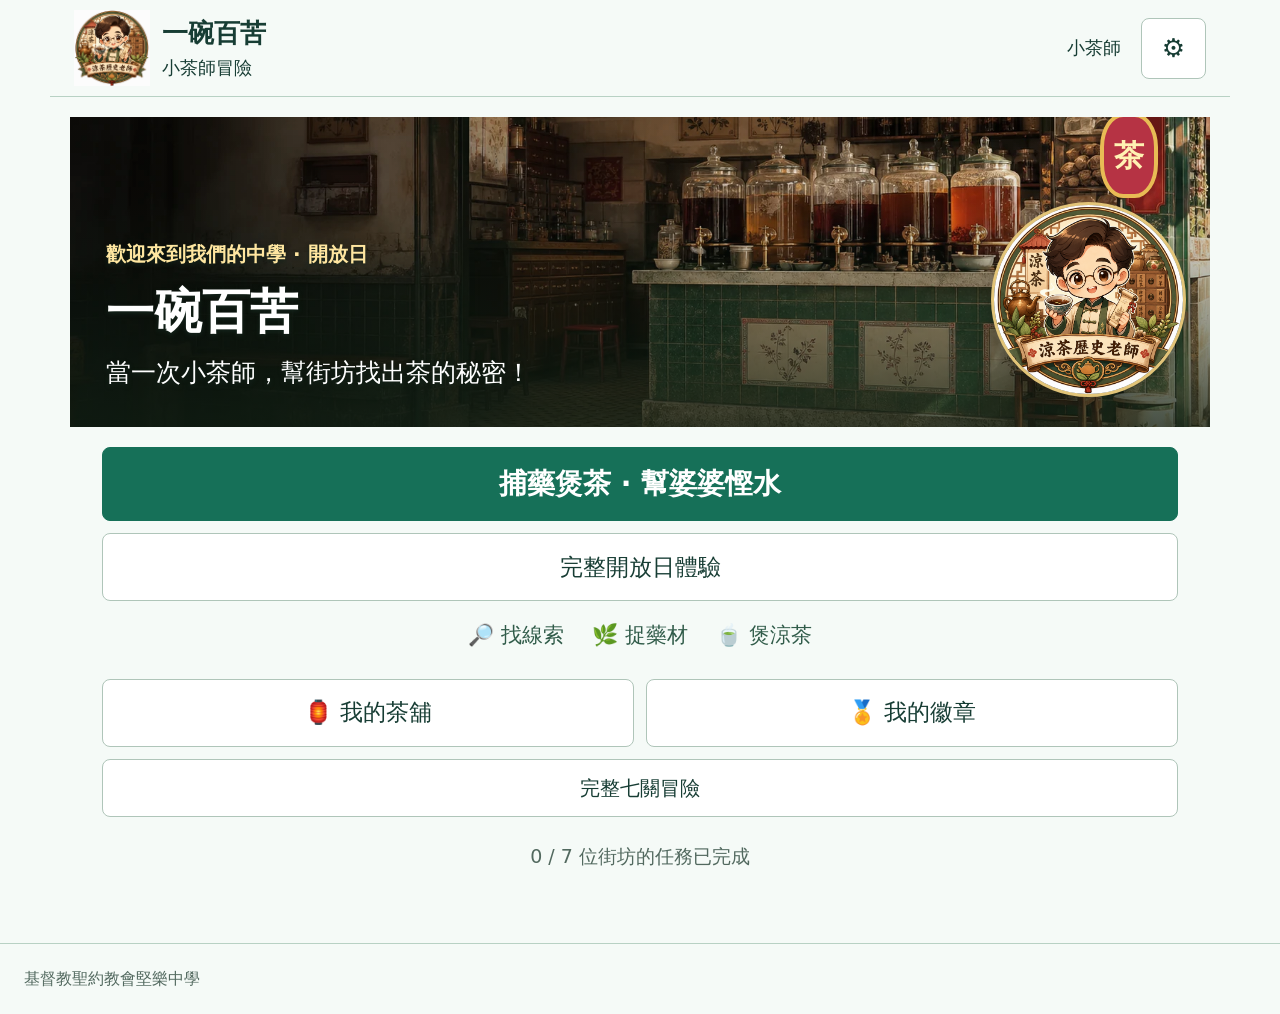
<file: index.html>
<!doctype html>
<html lang="zh-HK">
<head>
  <meta charset="UTF-8">
  <meta name="viewport" content="width=device-width, initial-scale=1, viewport-fit=cover">
  <meta name="theme-color" content="#167058">
  <meta name="description" content="高小學生的涼茶小冒險：幫街坊找歷史線索、煲茶、做公平測試，再成為小小發明家。">
  <meta property="og:title" content="一碗百苦 · 小茶師冒險">
  <meta property="og:image" content="./assets/hong-kong-herbal-shop.webp">
  <title>一碗百苦 · 小茶師冒險</title>
  <link rel="stylesheet" href="./src/primary.css?v=primary1">
  <link rel="stylesheet" href="./src/open-day.css?v=20260916catch">
  <script src="./src/primary-data.js?v=20260910" defer></script>
  <script src="./src/primary.js?v=20260916catch" defer></script>
</head>
<body>
  <a class="skip-link" href="#app">跳到主要內容</a>
  <header class="topbar"><a class="brand" href="#home" data-go="home"><img src="./assets/tea-history-teacher-logo.png" alt="阿茶仔"><span>一碗百苦<small>小茶師冒險</small></span></a><span id="player-name"></span><button type="button" data-go="settings" aria-label="設定" title="設定">⚙</button></header>
  <main id="app" tabindex="-1"></main>
  <div id="notice" role="status" aria-live="polite"></div>
  <dialog id="guide-dialog" aria-labelledby="guide-title"></dialog>
  <section id="report" aria-label="我的研習報告"></section>
  <footer>基督教聖約教會堅樂中學</footer>
  <noscript>請啟用瀏覽器的 JavaScript 來開始小茶師冒險。</noscript>
</body>
</html>
</file>
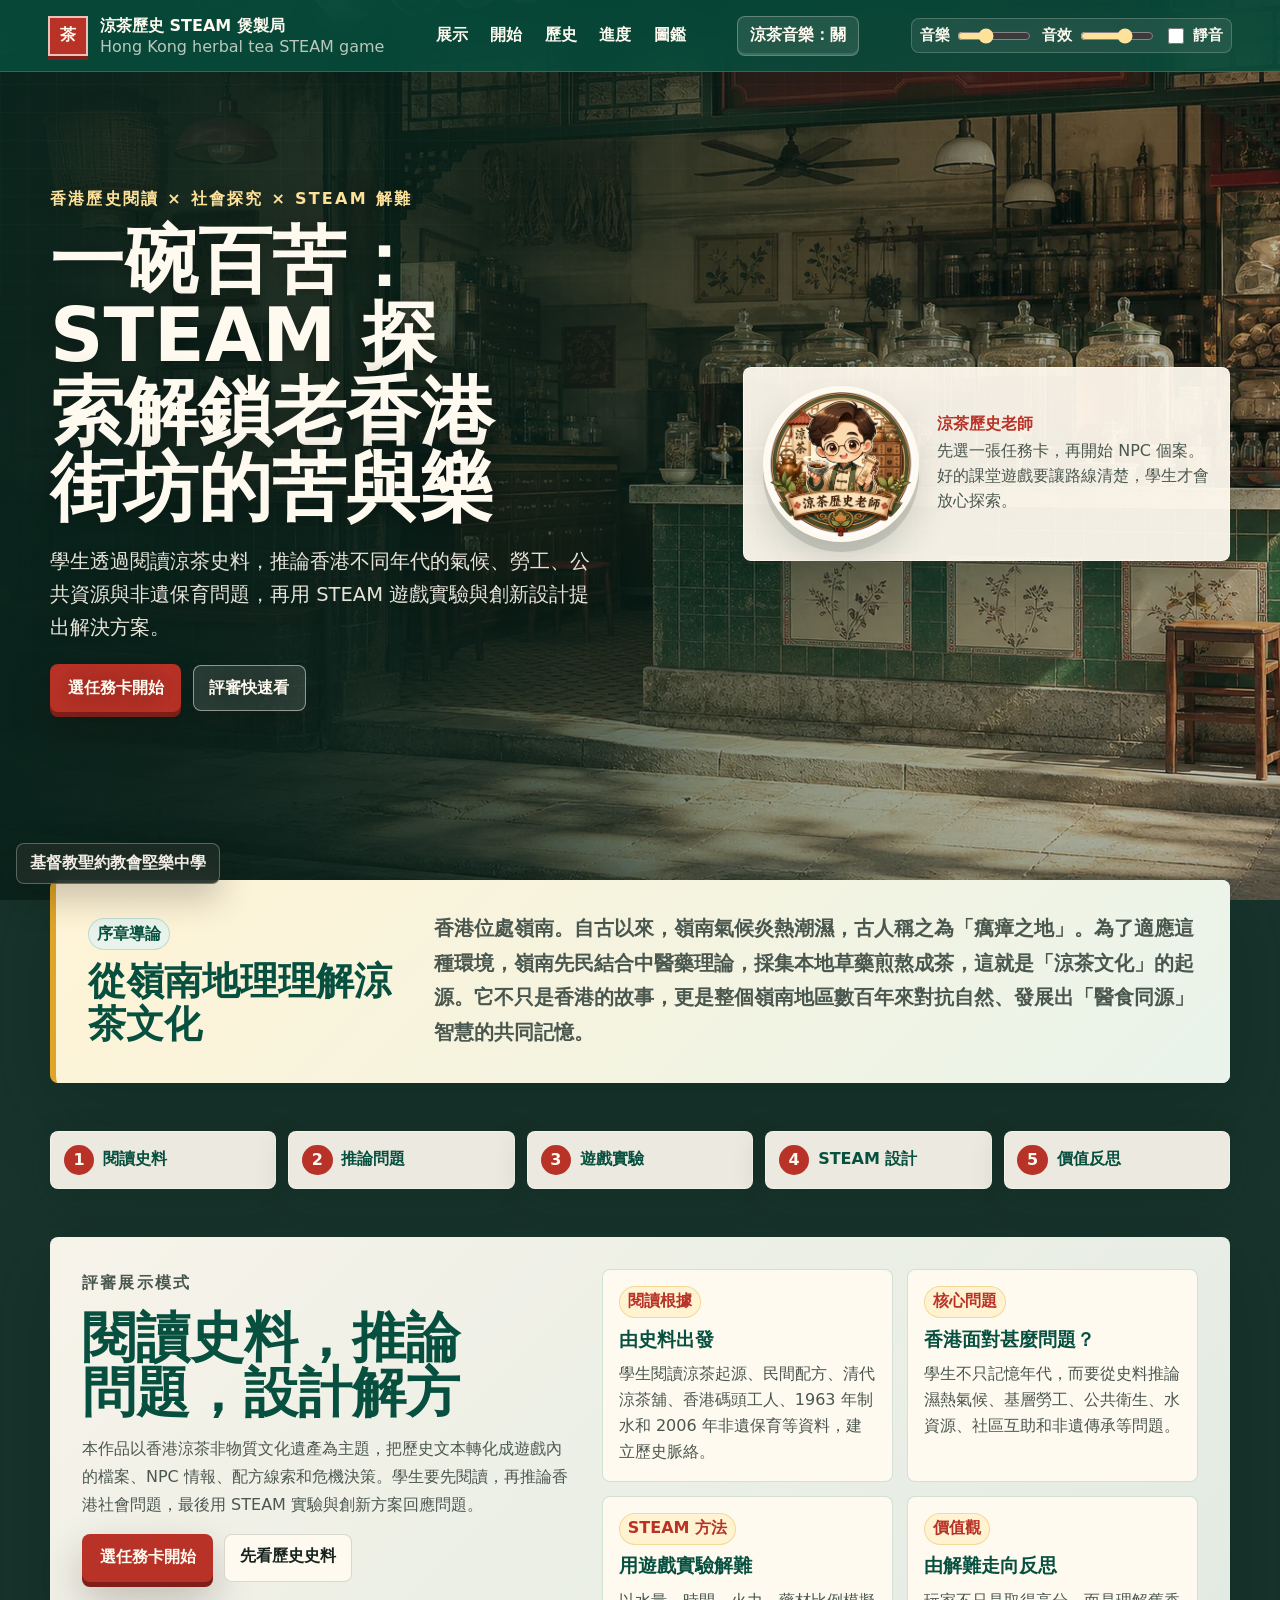
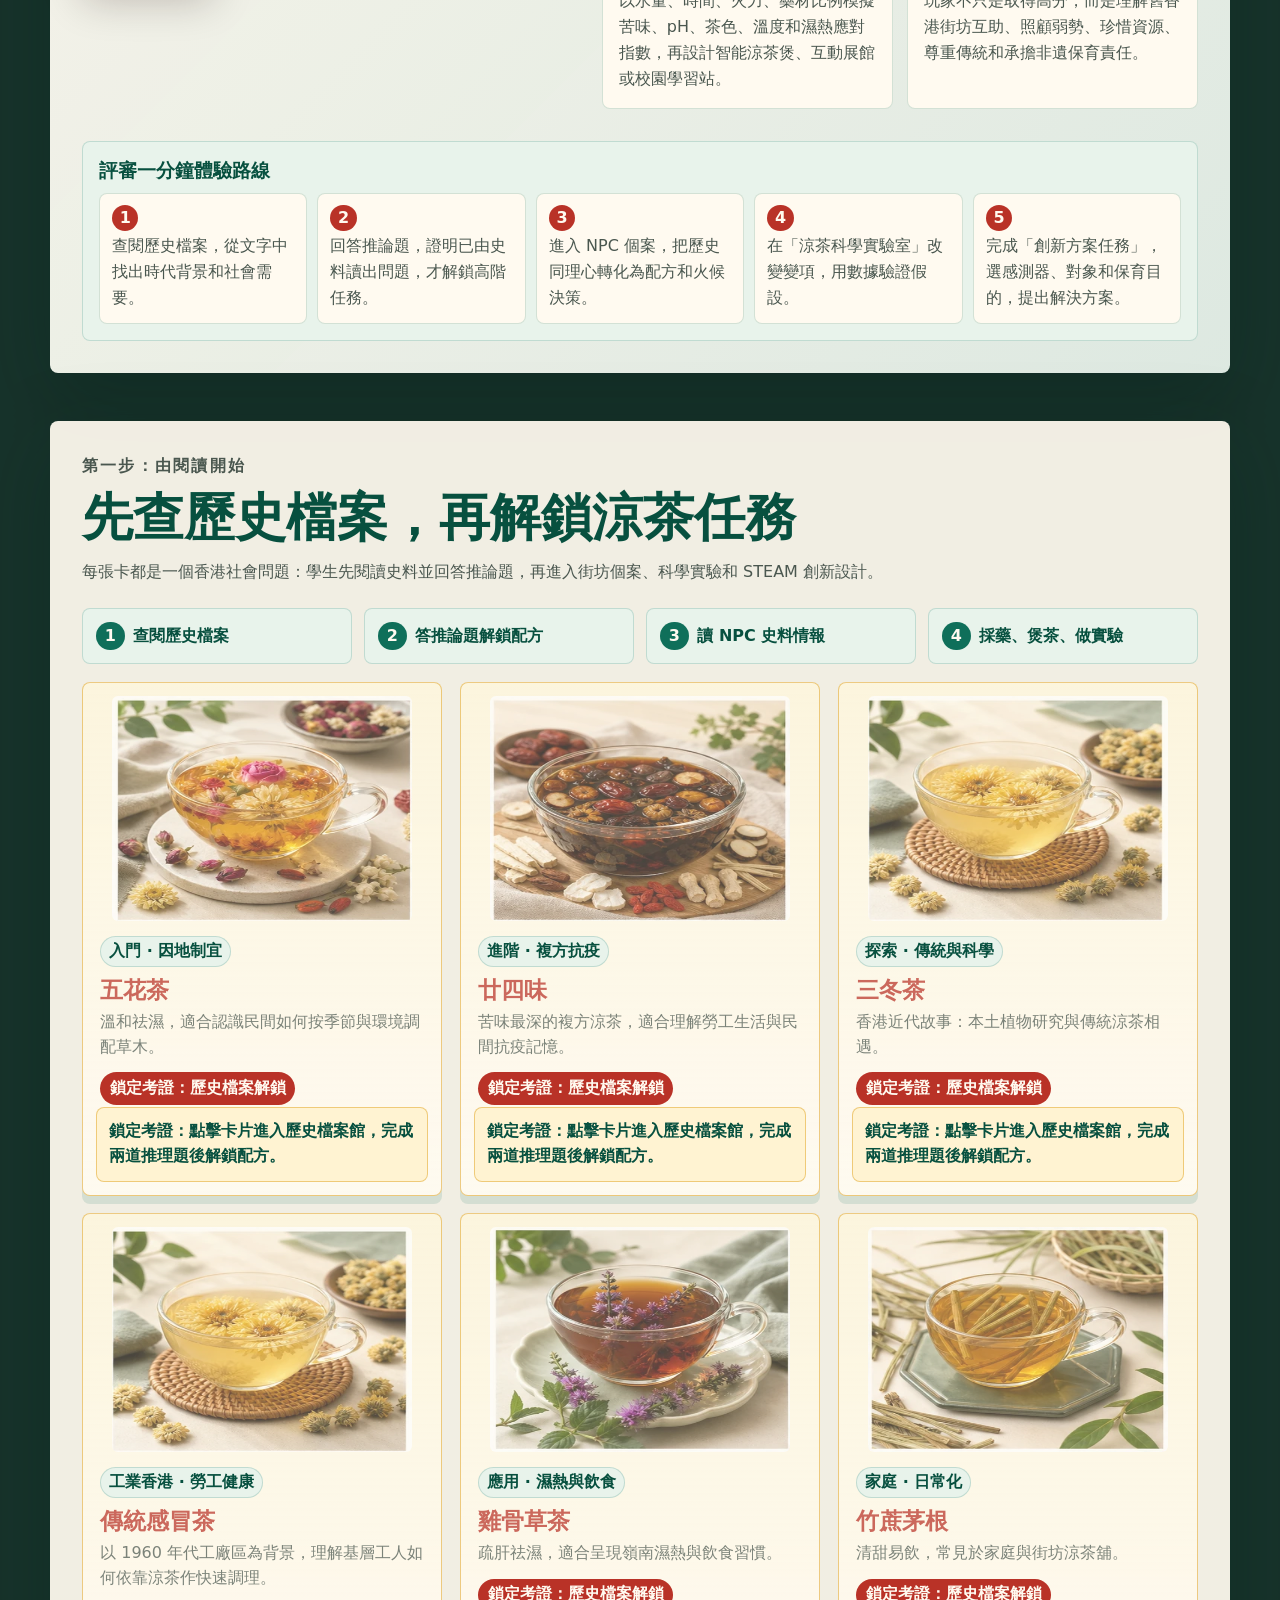
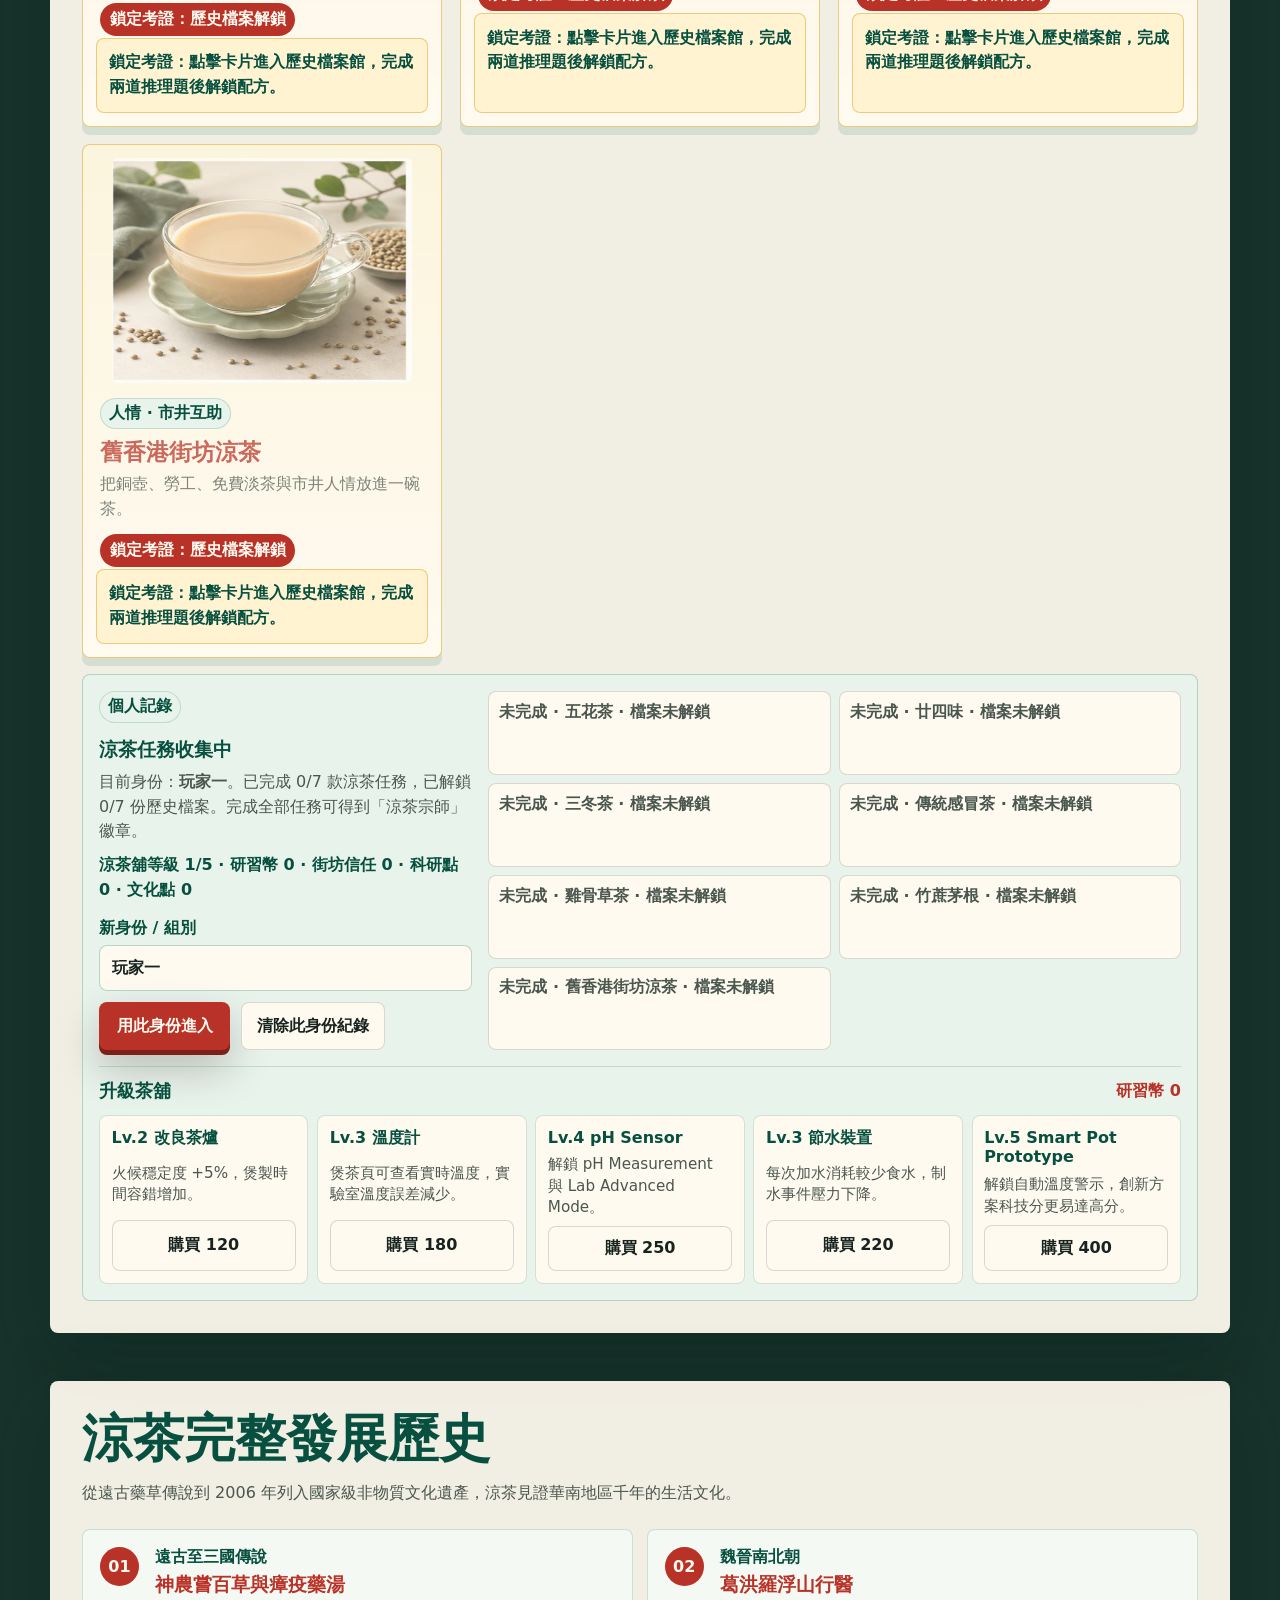
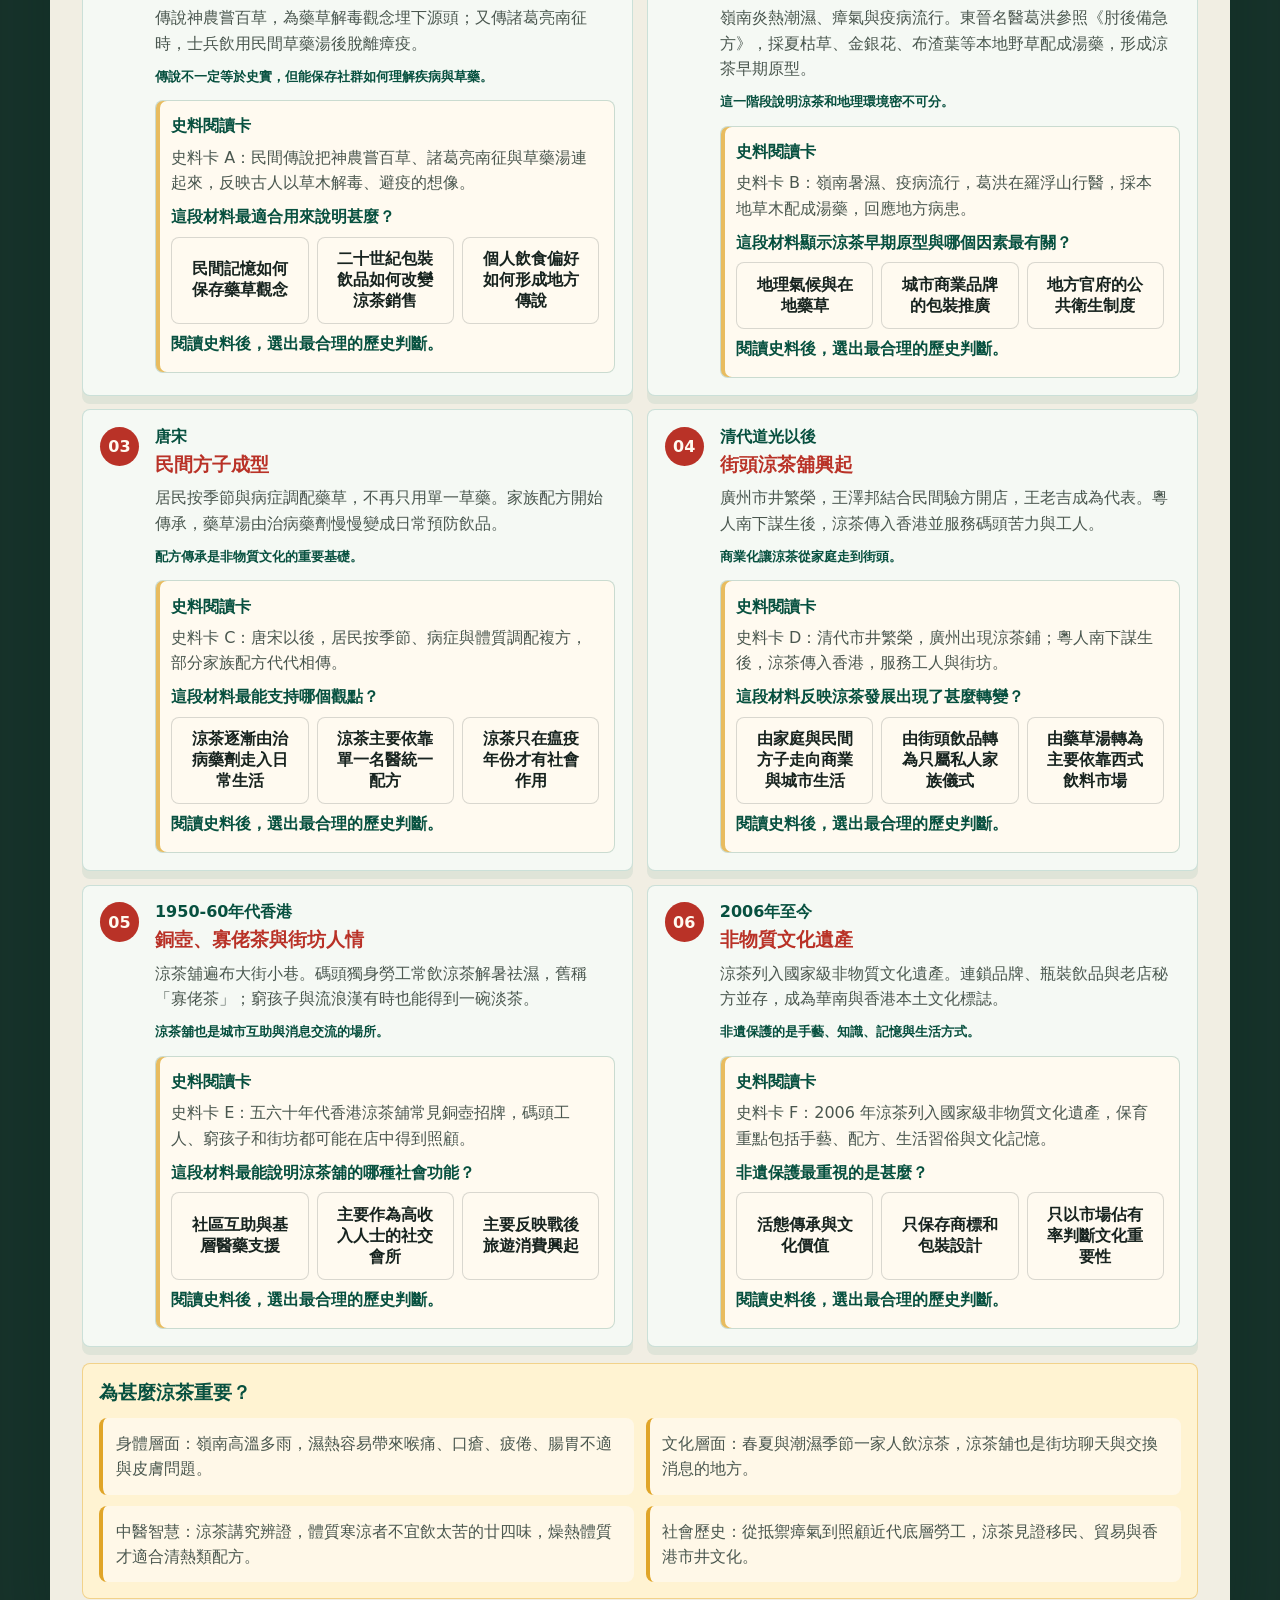
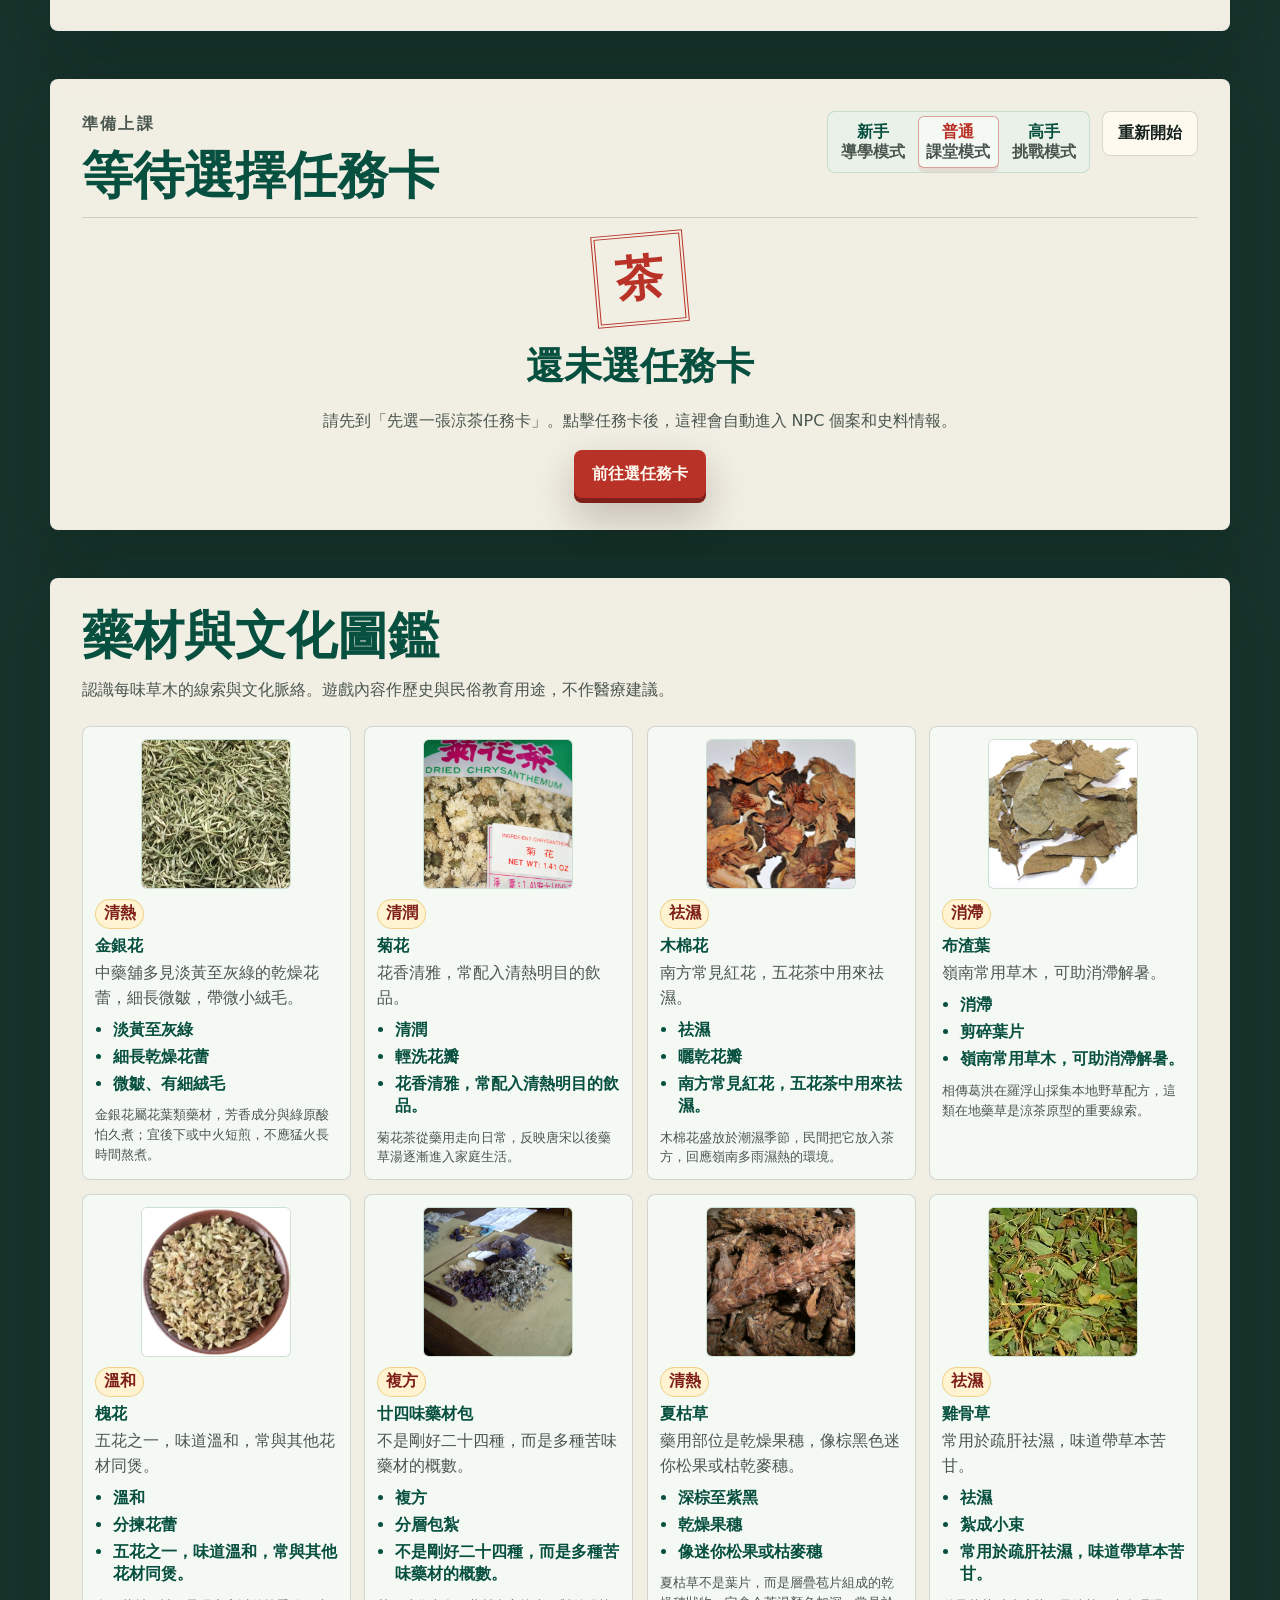
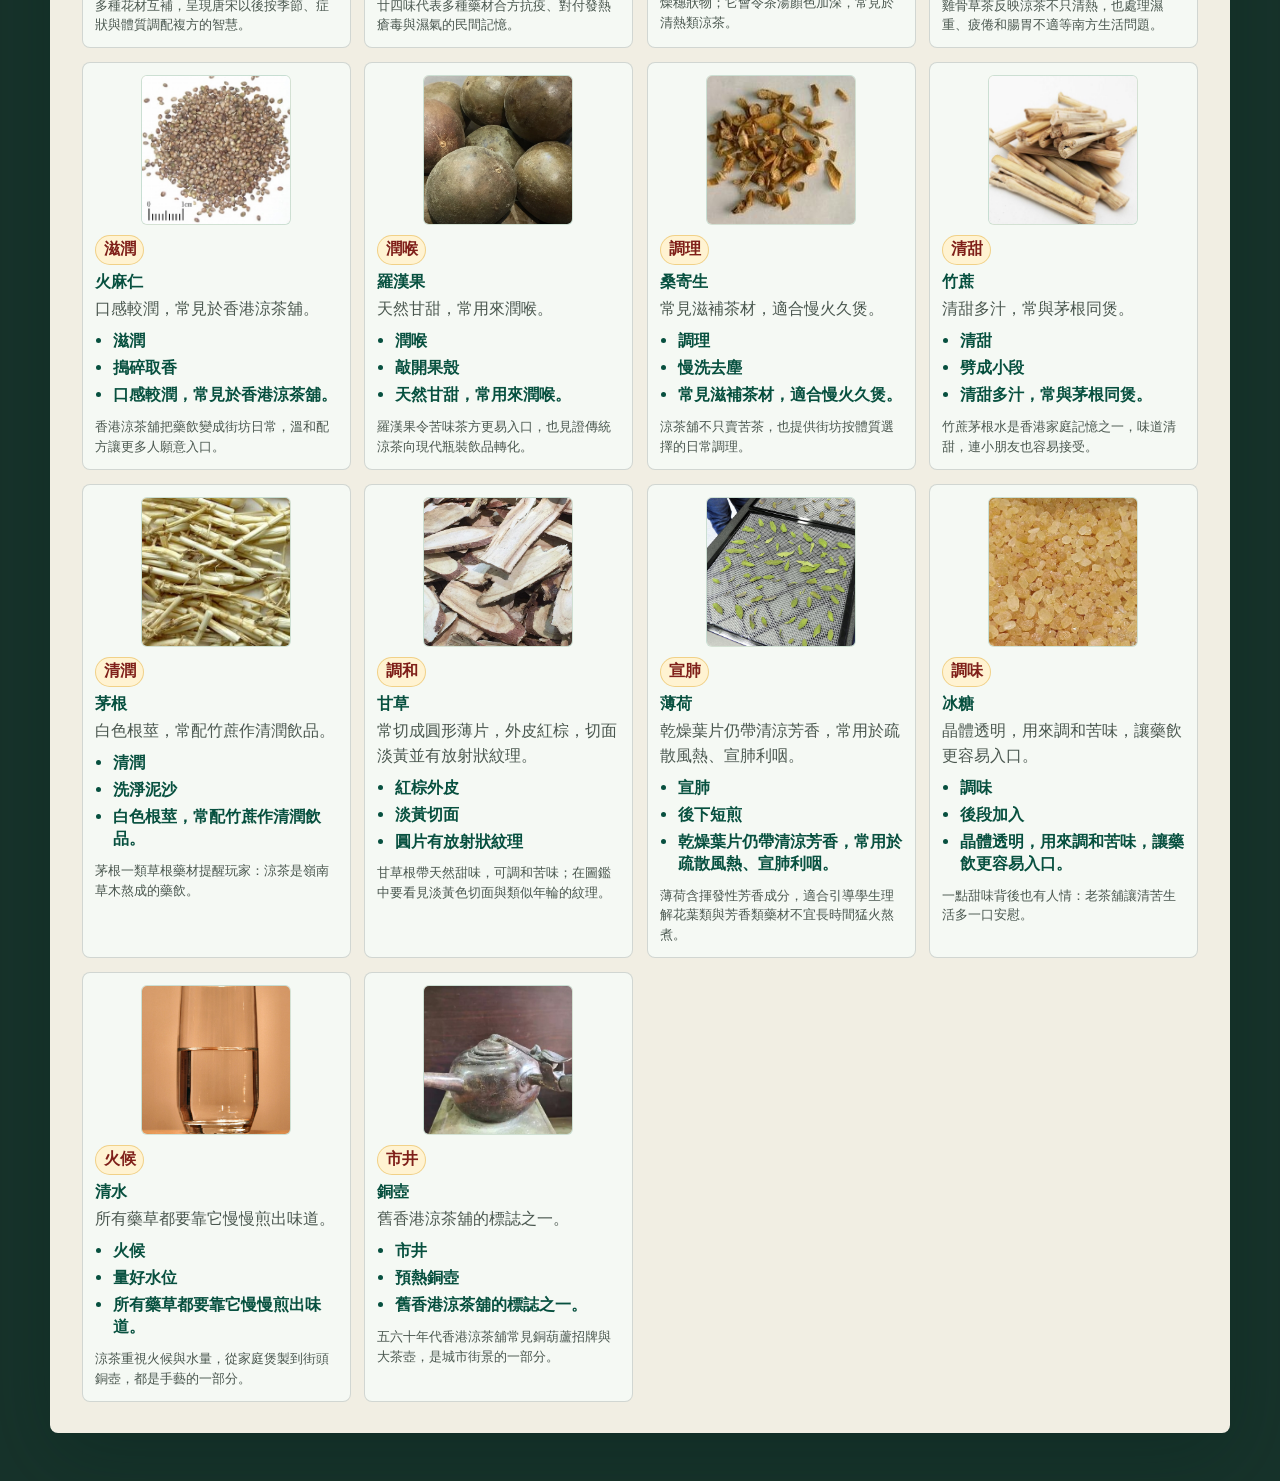
<file: classroom.html>
<!doctype html>
<html lang="zh-HK">
  <head>
    <meta charset="UTF-8" />
    <meta name="viewport" content="width=device-width, initial-scale=1.0" />
    <meta
      name="description"
      content="香港涼茶歷史與 STEAM 教學網頁遊戲：採藥、煲茶、科學實驗與創新方案。"
    />
    <meta property="og:title" content="涼茶歷史 STEAM 煲製局" />
    <meta
      property="og:description"
      content="一款結合街坊情境、歷史問答、科學數據、工程設計與反思回顧的香港涼茶文化遊戲。"
    />
    <meta property="og:image" content="./assets/hong-kong-herbal-shop.webp" />
    <title>涼茶歷史 STEAM 煲製局</title>
    <link rel="stylesheet" href="./src/styles.css" />
  </head>
  <body>
    <a class="skip-link" href="#app">跳到主要內容</a>
    <div class="shop-backdrop" aria-hidden="true"></div>
    <div class="texture" aria-hidden="true"></div>

    <header class="topbar">
      <div class="brand-lockup" aria-label="涼茶歷史 STEAM 煲製局">
        <span class="brand-mark">茶</span>
        <span>
          <strong>涼茶歷史 STEAM 煲製局</strong>
          <small>Hong Kong herbal tea STEAM game</small>
        </span>
      </div>
      <nav aria-label="主要導覽">
        <a href="#award-showcase">展示</a>
        <a href="#app">開始</a>
        <a href="#history">歷史</a>
        <a href="#game-panel">進度</a>
        <a href="#guide">圖鑑</a>
      </nav>
      <button class="music-toggle" id="music-toggle" type="button" aria-pressed="false">涼茶音樂：關</button>
      <div class="audio-settings" aria-label="音訊設定">
        <label>音樂 <input id="music-volume" type="range" min="0" max="100" value="35" /></label>
        <label>音效 <input id="sfx-volume" type="range" min="0" max="100" value="65" /></label>
        <label class="mute-check"><input id="audio-muted" type="checkbox" /> 靜音</label>
      </div>
    </header>

    <main id="app" class="page-shell">
      <section class="hero-section" aria-labelledby="hero-title">
        <div class="hero-copy">
          <p class="kicker">香港歷史閱讀 × 社會探究 × STEAM 解難</p>
          <h1 id="hero-title">一碗百苦：STEAM 探索解鎖老香港街坊的苦與樂</h1>
          <p>
            學生透過閱讀涼茶史料，推論香港不同年代的氣候、勞工、公共資源與非遺保育問題，再用 STEAM 遊戲實驗與創新設計提出解決方案。
          </p>
          <div class="hero-actions">
            <a class="primary-action" href="#tea-menu">選任務卡開始</a>
            <a class="ghost-button light-button" href="#award-showcase">評審快速看</a>
          </div>
        </div>

        <aside class="coach-panel" aria-label="老師提示">
          <div class="coach-face" aria-hidden="true">
            <img src="./assets/tea-history-teacher-logo.png" alt="" />
          </div>
          <div>
            <strong>涼茶歷史老師</strong>
            <p id="coach-line">
              歡迎來到涼茶歷史課。先讀史料，找出香港社會面對的問題，再用數據、工程和設計把一碗涼茶變成解難方案。
            </p>
          </div>
        </aside>
      </section>

      <section class="lingnan-context" aria-label="嶺南歷史背景導論">
        <div>
          <span class="era-chip">序章導論</span>
          <h2>從嶺南地理理解涼茶文化</h2>
        </div>
        <p>
          香港位處嶺南。自古以來，嶺南氣候炎熱潮濕，古人稱之為「癘瘴之地」。為了適應這種環境，嶺南先民結合中醫藥理論，採集本地草藥煎熬成茶，這就是「涼茶文化」的起源。它不只是香港的故事，更是整個嶺南地區數百年來對抗自然、發展出「醫食同源」智慧的共同記憶。
        </p>
      </section>

      <section class="pedagogy-strip" aria-label="學習流程">
        <div><strong>1</strong><span>閱讀史料</span></div>
        <div><strong>2</strong><span>推論問題</span></div>
        <div><strong>3</strong><span>遊戲實驗</span></div>
        <div><strong>4</strong><span>STEAM 設計</span></div>
        <div><strong>5</strong><span>價值反思</span></div>
      </section>

      <section id="award-showcase" class="award-section" aria-labelledby="award-title">
        <div class="award-lead">
          <p class="kicker">評審展示模式</p>
          <h2 id="award-title">閱讀史料，推論問題，設計解方</h2>
          <p>
            本作品以香港涼茶非物質文化遺產為主題，把歷史文本轉化成遊戲內的檔案、NPC 情報、配方線索和危機決策。學生要先閱讀，再推論香港社會問題，最後用 STEAM 實驗與創新方案回應問題。
          </p>
          <div class="button-row">
            <a class="primary-action" href="#tea-menu">選任務卡開始</a>
            <a class="ghost-button" href="#history">先看歷史史料</a>
          </div>
        </div>

        <div class="award-grid">
          <article>
            <span>閱讀根據</span>
            <h3>由史料出發</h3>
            <p>學生閱讀涼茶起源、民間配方、清代涼茶舖、香港碼頭工人、1963 年制水和 2006 年非遺保育等資料，建立歷史脈絡。</p>
          </article>
          <article>
            <span>核心問題</span>
            <h3>香港面對甚麼問題？</h3>
            <p>學生不只記憶年代，而要從史料推論濕熱氣候、基層勞工、公共衛生、水資源、社區互助和非遺傳承等問題。</p>
          </article>
          <article>
            <span>STEAM 方法</span>
            <h3>用遊戲實驗解難</h3>
            <p>以水量、時間、火力、藥材比例模擬苦味、pH、茶色、溫度和濕熱應對指數，再設計智能涼茶煲、互動展館或校園學習站。</p>
          </article>
          <article>
            <span>價值觀</span>
            <h3>由解難走向反思</h3>
            <p>玩家不只是取得高分，而是理解舊香港街坊互助、照顧弱勢、珍惜資源、尊重傳統和承擔非遺保育責任。</p>
          </article>
        </div>

        <div class="judge-route" aria-label="評審一分鐘體驗路線">
          <h3>評審一分鐘體驗路線</h3>
          <ol>
            <li>查閱歷史檔案，從文字中找出時代背景和社會需要。</li>
            <li>回答推論題，證明已由史料讀出問題，才解鎖高階任務。</li>
            <li>進入 NPC 個案，把歷史同理心轉化為配方和火候決策。</li>
            <li>在「涼茶科學實驗室」改變變項，用數據驗證假設。</li>
            <li>完成「創新方案任務」，選感測器、對象和保育目的，提出解決方案。</li>
          </ol>
        </div>
      </section>

      <section id="tea-menu" class="menu-section" aria-labelledby="menu-title">
        <div class="section-heading">
          <p class="kicker">第一步：由閱讀開始</p>
          <h2 id="menu-title">先查歷史檔案，再解鎖涼茶任務</h2>
          <p>每張卡都是一個香港社會問題：學生先閱讀史料並回答推論題，再進入街坊個案、科學實驗和 STEAM 創新設計。</p>
        </div>
        <div class="start-guide" aria-label="開始遊戲流程">
          <div><strong>1</strong><span>查閱歷史檔案</span></div>
          <div><strong>2</strong><span>答推論題解鎖配方</span></div>
          <div><strong>3</strong><span>讀 NPC 史料情報</span></div>
          <div><strong>4</strong><span>採藥、煲茶、做實驗</span></div>
        </div>
        <div id="tea-grid" class="tea-grid" aria-live="polite"></div>
        <div id="personal-record" class="personal-record" aria-live="polite"></div>
      </section>

      <section id="history" class="history-section" aria-labelledby="history-title">
        <div class="section-heading">
          <h2 id="history-title">涼茶完整發展歷史</h2>
          <p>從遠古藥草傳說到 2006 年列入國家級非物質文化遺產，涼茶見證華南地區千年的生活文化。</p>
        </div>
        <div id="timeline-panel" class="timeline-panel"></div>
        <div class="culture-box">
          <h3>為甚麼涼茶重要？</h3>
          <ul id="culture-panel"></ul>
        </div>
      </section>

      <section id="game-panel" class="game-panel" aria-live="polite">
        <div class="screen-head">
          <div>
            <p id="stage-label" class="stage-label">準備上課</p>
            <h2 id="stage-title">等待選擇任務卡</h2>
          </div>
          <div class="screen-actions">
            <div id="difficulty-selector" class="difficulty-selector" aria-label="選擇遊戲模式"></div>
            <button id="reset-button" class="ghost-button" type="button">重新開始</button>
          </div>
        </div>
        <div id="resource-panel" class="resource-panel" aria-live="polite"></div>

        <div id="history-screen" class="stage active-stage">
          <div class="empty-state">
            <div class="stamp-block">茶</div>
            <h3>還未選任務卡</h3>
            <p>請先到上方「先選一張涼茶任務卡」。點擊任務卡後，這裡會自動進入 NPC 個案和史料情報。</p>
            <a class="primary-action" href="#tea-menu">前往選任務卡</a>
          </div>
        </div>

        <div id="gather-screen" class="stage"></div>
        <div id="prep-screen" class="stage"></div>
        <div id="cook-screen" class="stage"></div>
        <div id="lab-screen" class="stage"></div>
        <div id="innovation-screen" class="stage"></div>
        <div id="result-screen" class="stage"></div>
      </section>

      <section id="guide" class="guide-section" aria-labelledby="guide-title">
        <div class="section-heading">
          <h2 id="guide-title">藥材與文化圖鑑</h2>
          <p>認識每味草木的線索與文化脈絡。遊戲內容作歷史與民俗教育用途，不作醫療建議。</p>
        </div>
        <div id="ingredient-guide" class="ingredient-guide"></div>
      </section>
    </main>

    <div class="school-badge" aria-label="學校名稱">基督教聖約教會堅樂中學</div>
    <div id="archive-modal-root" class="archive-modal-root" aria-live="polite"></div>

    <script src="./src/app.js" defer></script>
  </body>
</html>
</file>
<file: src/primary.css>
:root{font-family:"Microsoft JhengHei","PingFang HK",system-ui,sans-serif;color:#173d34;background:#f4f8f5;font-size:19px;line-height:1.65;letter-spacing:0;--green:#167058;--red:#af343e;--yellow:#f6d976;--line:#cedbd4}
*{box-sizing:border-box}body{margin:0}button,input,select{font:inherit;color:inherit}button,a,input,summary{touch-action:manipulation}button{min-height:52px;min-width:52px;padding:10px 20px;border:1px solid #afc5b9;background:white;border-radius:8px;cursor:pointer;line-height:1.5;white-space:normal;overflow-wrap:anywhere;transition:background .15s,box-shadow .15s}button:hover{background:#e6f3eb;border-color:var(--green)}button:active{transform:translateY(1px)}button:disabled{cursor:default;opacity:.45}button:focus-visible,a:focus-visible,input:focus-visible,summary:focus-visible,select:focus-visible{outline:3px solid #bb423b;outline-offset:4px}a{color:#12684e;text-underline-offset:4px}p{margin:12px 0;overflow-wrap:anywhere}h1,h2,h3{line-height:1.4;overflow-wrap:anywhere;margin:0 0 14px}h1{font-size:30px}h2{font-size:23px}small{font-size:16px}img{max-width:100%;display:block}figure{margin:0}figcaption{font-size:16px;text-align:center;color:#52695f}mark{background:var(--yellow);color:#173d34;padding:0 4px;border-radius:2px}strong{font-weight:750}
.topbar{display:flex;align-items:center;gap:20px;max-width:1200px;margin:auto;padding:12px 24px;border-bottom:1px solid var(--line)}.brand{display:flex;gap:12px;align-items:center;text-decoration:none;margin-right:auto;color:#173d34;font-weight:800;font-size:24px}.brand img{height:66px;width:66px;object-fit:contain}.brand small{display:block;font-weight:500;font-size:15px}.topbar #player-name{max-width:200px;overflow-wrap:anywhere;font-size:17px}.topbar button{font-size:26px}.skip-link{position:absolute;top:-100px;left:12px;background:white;padding:12px;z-index:10}.skip-link:focus{top:10px}
#app{max-width:960px;margin:auto;padding:24px 28px 60px;min-height:75vh;outline:none}#app>button.primary{display:block;margin:28px auto 12px;min-width:min(320px,100%)}#app>button:not(.primary){margin:10px 8px 0 0}.primary{background:var(--green);border-color:var(--green);color:white;font-weight:700;font-size:22px;min-height:60px;padding:14px 26px}.primary:hover{background:#0f5845;color:white}.heading{margin:20px 0}.eyebrow{font-size:17px;font-weight:700;color:#776025;margin:0 0 8px}.quiet{color:#52695f;font-size:16px;text-align:center}.home-scene{min-height:345px;position:relative;background:linear-gradient(0deg,rgba(17,32,20,.75),rgba(17,32,20,.05) 75%),url('../assets/hong-kong-herbal-shop.webp') center 55%/cover;display:flex;align-items:flex-end;margin:0 -28px;isolation:isolate}.home-title{color:white;padding:32px;width:100%;text-shadow:0 2px 4px #14251c}.home-title .eyebrow{color:#ffe6a0}.home-title h1{font-size:44px;margin:8px 0}.home-title p{max-width:540px;margin:6px 0}.home-actions{display:grid;grid-template-columns:1fr 1fr;gap:14px;padding:26px 0 12px}.home-actions button{font-size:22px;min-height:68px}.home-actions .primary{grid-column:1/-1}.home-actions button:last-child{grid-column:1/-1;font-size:19px;min-height:52px}.lit-shop{box-shadow:inset 0 -6px 0 #ebc548}.shop-sign{display:inline-block;background:#9f2934;color:#fff4d3;padding:7px 18px;margin-top:12px;font-size:18px;border:2px solid #f1d382}
.guide{display:flex;align-items:center;gap:18px;background:#e8f1ed;border-left:4px solid var(--green);padding:16px 20px;margin:20px 0;min-height:122px}.guide>img{width:96px;height:96px;object-fit:contain;flex-shrink:0;border-radius:8px}.guide>div{flex:1;min-width:0}.guide p{margin:5px 0;font-size:20px}.guide strong{color:#af343e}.guide button{padding:8px;font-size:22px;flex-shrink:0}.journey{display:flex;align-items:center;gap:14px;font-size:16px}.journey button{font-size:25px;min-height:48px}.journey progress{height:9px;flex:1;min-width:40px;accent-color:var(--green)}.resources{display:flex;gap:12px;justify-content:center;border-bottom:1px solid var(--line);padding:18px 0;margin-bottom:20px}.resources>span{display:flex;align-items:center;gap:10px;flex:1;justify-content:center;font-size:26px}.resources small{font-size:15px}.resources b{font-size:28px;font-variant-numeric:tabular-nums}.mission-grid{display:grid;grid-template-columns:repeat(3,minmax(0,1fr));gap:16px}.mission-card{padding:0;overflow:hidden;text-align:left;display:flex;flex-direction:column}.mission-card>img{width:100%;aspect-ratio:1;object-fit:cover}.mission-card>span{padding:16px;display:flex;flex-direction:column;gap:8px}.mission-card strong{font-size:21px}.mission-card small{color:#52695f}.pagination{display:flex;gap:20px;justify-content:center;align-items:center;margin-top:28px}.pagination button{font-size:23px}.choices{display:grid;grid-template-columns:repeat(3,minmax(0,1fr));gap:16px;margin:22px 0}.choices:has(>button:nth-child(2):last-child){grid-template-columns:1fr 1fr}.choice{display:flex;flex-direction:column;align-items:center;justify-content:center;text-align:center;gap:12px;min-height:92px;padding:20px;font-size:21px}.choice strong{font-size:21px}.choice small{font-size:17px;font-weight:400}.choice img{width:100%;height:185px;object-fit:contain;background:#fff}.choice.selected{background:#ddf1e7;border:3px solid var(--green);padding:18px}.clue-image{max-width:580px;margin:0 auto 20px}.clue-image>img{width:100%;height:220px;object-fit:cover}.clue-image>img[src*='ingredient-photos']{object-fit:contain;background:white}.clue-text{border-top:2px solid #d5b33e;border-bottom:1px solid var(--line);padding:16px 0}.clue-text p{font-size:22px;line-height:1.85}.tag{font-size:16px;display:inline-block;color:#795019;background:#f7ebbf;padding:3px 10px}.evidence-box{border:3px dashed var(--green);background:#e6f3eb;min-height:104px;width:100%;font-size:22px}.inline-feedback:empty{display:none}.inline-feedback{padding:14px 18px;margin:20px 0;border-left:4px solid #b98621;background:#fff2c5;font-size:20px}.compare{display:grid;grid-template-columns:1fr 1fr;gap:20px}.compare article{padding:16px 0;border-bottom:2px solid var(--line)}.compare h2{color:var(--green)}.effects{display:flex;gap:20px;justify-content:center;flex-wrap:wrap;margin:24px 0}.effects span{padding:18px;font-size:26px;background:#fff0b5;animation:arrive .8s ease-out}.material-row{display:flex;gap:20px;justify-content:center}.material-row figure{width:220px}.material-row img{aspect-ratio:1;object-fit:contain;background:white}
details{margin:20px 0;border-bottom:1px solid var(--line);padding:0 0 12px;color:#3b554b}summary{cursor:pointer;min-height:48px;padding:10px 0;font-weight:700}details p{font-size:17px}details a{overflow-wrap:anywhere}fieldset{border:0;border-bottom:1px solid var(--line);margin:24px 0;padding:0 0 20px}legend{font-size:22px;font-weight:700;margin-bottom:14px}.field{display:flex;flex-direction:column;gap:8px;margin:20px 0}.field input:not([type=range]),.field select{min-height:54px;width:100%;border:1px solid #96b2a5;border-radius:6px;background:white;padding:12px;max-width:100%}input[type=range]{accent-color:var(--green);min-height:48px;width:100%}.setting{display:flex;align-items:center;gap:12px;flex-wrap:wrap;min-height:60px;padding:10px 0}.setting input{width:24px;height:24px;accent-color:var(--green);flex-shrink:0}.setting small{color:#52695f;margin-left:36px;flex-basis:100%}.brew-visual{display:flex;align-items:center;justify-content:center;gap:30px;min-height:260px;margin:20px 0}.brew-visual figure{width:250px}.brew-visual figure img{aspect-ratio:1.45;object-fit:cover;border-radius:6px}.water-vessel{position:relative;width:96px;height:172px;border:4px solid #486755;border-top:0;background:#fff;overflow:hidden;border-radius:0 0 20px 20px;flex-shrink:0}.water{position:absolute;bottom:0;width:100%;transition:height .4s}.water:after{content:'';position:absolute;width:100%;height:100%;background:repeating-linear-gradient(0deg,transparent 0,transparent 48px,#ffffff75 49px,#ffffff75 51px)}.bubbles i{position:absolute;bottom:5%;width:9px;height:9px;border:1px solid #ffe8ab;border-radius:50%;left:20%;animation:bubble 2.5s infinite}.bubbles i:nth-child(2){left:60%;animation-delay:.6s}.bubbles i:nth-child(3){left:42%;animation-delay:1.1s}.heat-2 i{animation-duration:.8s}.heat-0 i{animation-duration:4s}.pot-label{max-width:190px;font-size:23px}.pot-label p{font-size:18px}.timing{height:48px;position:relative;background:#e6e8df;max-width:620px;margin:30px auto;overflow:hidden;border:2px solid #6e8f7f;border-radius:6px}.target{position:absolute;background:#8ddcb0;height:100%;border-left:2px solid #278359;border-right:2px solid #278359}#needle{position:absolute;height:100%;width:5px;background:#a52733;left:0}.lab-safety{background:#e6f3fa;border-left:4px solid #347b9d;padding:12px 18px;font-size:17px}.locked{padding:12px 0;color:#52695f;font-size:18px}.trial-cups{display:flex;justify-content:center;gap:36px;margin:30px 0;min-height:150px}.trial-cups figure{width:140px;display:flex;flex-direction:column;align-items:center}.tea-cup{width:90px;height:70px;border:5px solid #efefee;border-top:9px solid var(--tea);background:var(--tea);border-radius:4px 4px 28px 28px;box-shadow:0 3px 0 #b4c6bb;position:relative}.tea-cup:after{content:'';position:absolute;right:-22px;top:7px;width:20px;height:28px;border:5px solid #dbe6de;border-left:0;border-radius:0 12px 12px 0}.trial-cups figcaption{display:flex;flex-direction:column;margin-top:12px;font-size:17px}.pictograph{display:flex;gap:20px;height:200px;max-width:520px;margin:30px auto 60px;border-bottom:2px solid #759684;padding:0 10px}.pictograph>span{font-size:18px;line-height:64px}.pictograph>div{flex:1;position:relative;height:100%;border-bottom:1px solid #bdcfc4}.dot{position:absolute;width:22px;height:22px;border-radius:50%;border:2px solid #365544;left:calc(50% - 11px)}.pictograph small{position:absolute;top:100%;width:100%;text-align:center;font-size:17px}.table-scroll{overflow-x:auto}table{border-collapse:collapse;width:100%;font-size:17px}td,th{padding:8px 10px;text-align:left;border-bottom:1px solid var(--line)}th{background:#e4eee7}caption{text-align:left;padding:8px 0}.sentence{font-size:23px;border-left:4px solid #d8ab30;padding:18px;background:#fff3ce;line-height:1.9}.invention-icon{font-size:46px}.prototype{display:flex;align-items:center;gap:24px;padding:24px 0}.prototype>span{font-size:72px}.flow{padding:20px 0;border-top:1px solid var(--line);border-bottom:1px solid var(--line);font-size:22px}.stars{color:#976505;font-size:28px;letter-spacing:0;white-space:nowrap}.celebrate{text-align:center;animation:arrive 1.3s ease-out}.celebrate .stars{font-size:64px;color:#c99415;filter:drop-shadow(0 3px 0 #f9e29b)}.result-grid,.rubric{display:grid;grid-template-columns:1fr 1fr;gap:16px;margin:25px 0}.result-grid>div,.rubric>div{display:flex;align-items:center;justify-content:space-between;gap:18px;padding:12px 0;border-bottom:1px solid var(--line)}.rubric{grid-template-columns:1fr}.reward{background:#e9f2e5;padding:20px;border-left:4px solid #729a58}.reward p{font-size:18px}.shop-picture{position:relative;margin:24px 0}.shop-picture>img{width:100%;max-height:330px;object-fit:cover}.shop-item{display:inline-block;background:#fff0bf;padding:8px 15px;font-size:18px;margin:10px 10px 0 0}.badges{display:flex;gap:10px;flex-wrap:wrap;margin:20px 0}.badges>span,.badges>strong{padding:10px 14px;background:#f7eac0;font-size:17px;border-radius:6px}.badges .master-badge{background:#f3cf70;font-size:23px}.tabs{display:flex;gap:8px;flex-wrap:wrap;margin:24px 0}.tabs button[aria-selected=true]{background:var(--green);color:white}.stickers{display:grid;grid-template-columns:repeat(3,minmax(0,1fr));gap:18px}.sticker{background:white;border:1px solid var(--line);border-radius:8px;display:flex;align-items:center;flex-direction:column;padding:16px;gap:10px}.sticker>img{width:100%;aspect-ratio:1.2;object-fit:contain}.sticker>p{font-size:17px;margin:0}.locked-sticker{background:#e9eeeb;color:#52695f}.unknown{font-size:65px;display:grid;place-items:center;height:150px;width:100%;color:#89a393}
#notice{position:fixed;bottom:22px;left:50%;transform:translateX(-50%);width:max-content;max-width:calc(100% - 32px);padding:14px 22px;background:#183c30;color:white;box-shadow:0 5px 25px #0002;border-radius:8px;z-index:20;pointer-events:none;opacity:0;font-size:18px;transition:opacity .2s}#notice.visible{opacity:1}dialog{border:0;border-radius:8px;max-width:min(520px,calc(100% - 32px));padding:30px;text-align:center;color:#173d34;background:#f7fcf8;box-shadow:0 20px 70px #0004}dialog::backdrop{background:#122c26b3}dialog img{width:180px;height:180px;object-fit:contain;margin:auto}dialog button{display:block;width:100%;margin-top:16px}dialog p{font-size:22px}body>footer{padding:22px 24px;border-top:1px solid var(--line);font-size:16px;color:#52695f}#report{display:none}.large{font-size:22px}.large .guide p,.large .choice,.large .clue-text p{font-size:24px}.large small,.large .quiet,.large details p{font-size:19px}.large button{font-size:24px}.large h1{font-size:34px}.large .resources small{font-size:17px}
@keyframes bubble{0%{transform:translateY(0);opacity:.7}100%{transform:translateY(-85px);opacity:0}}@keyframes arrive{0%{transform:translateY(18px);opacity:.3}70%{transform:translateY(-3px);opacity:1}100%{transform:translateY(0)}}.reduced *,.reduced *:before,.reduced *:after{animation:none!important;transition:none!important;scroll-behavior:auto!important}@media(prefers-reduced-motion:reduce){*,*:before,*:after{animation:none!important;transition:none!important;scroll-behavior:auto!important}}
@media(max-width:650px){.topbar{padding:8px 14px;gap:8px}.brand{font-size:21px;gap:7px}.brand img{width:54px;height:54px}.brand small{font-size:14px}.topbar #player-name{max-width:95px;font-size:15px}#app{padding:18px 18px 44px}.home-scene{margin:0 -18px;min-height:320px}.home-title{padding:24px}.home-title h1{font-size:38px}.home-title p{font-size:18px}.home-actions{gap:10px}.home-actions button{font-size:20px;padding:12px}.heading{margin-top:18px}h1{font-size:26px}h2{font-size:21px}.guide{gap:12px;padding:12px;align-items:flex-start}.guide>img{width:65px;height:65px}.guide p{font-size:19px}.guide button{min-width:48px;min-height:48px;font-size:20px}.resources{gap:6px}.resources>span{flex-wrap:wrap;gap:4px;font-size:22px}.resources small{width:100%;text-align:center}.resources b{font-size:24px}.mission-grid{grid-template-columns:1fr}.mission-card{flex-direction:row;align-items:center}.mission-card>img{width:100px;height:135px;flex-shrink:0}.mission-card>span{padding:12px;gap:3px}.mission-card strong{font-size:20px}.choices,.choices:has(>button:nth-child(2):last-child){grid-template-columns:1fr}.choice{min-height:66px;padding:16px;font-size:20px}.choice:has(img){display:grid;grid-template-columns:110px 1fr;text-align:left;gap:16px}.choice img{height:110px;width:110px}.choice.selected{padding:14px}.clue-text p{font-size:21px}.clue-image>img{height:180px}.compare{grid-template-columns:1fr}.brew-visual{gap:14px;flex-wrap:wrap;min-height:215px}.brew-visual figure{width:180px}.water-vessel{width:68px;height:130px}.pot-label{max-width:none;width:100%;display:flex;align-items:center;justify-content:center;gap:10px;font-size:20px}.pot-label p{margin:0;font-size:17px}.trial-cups{gap:14px}.trial-cups figure{width:90px}.tea-cup{width:62px;height:60px}.tea-cup:after{right:-18px;width:16px}.trial-cups figcaption{font-size:16px}.result-grid{grid-template-columns:1fr}.result-grid>div{padding:7px 0}.stickers{grid-template-columns:1fr 1fr;gap:12px}.sticker{padding:12px}.sticker p{font-size:16px}.unknown{height:110px}.sentence{font-size:21px}.prototype{gap:16px}.prototype>span{font-size:58px}.prototype strong{font-size:20px}.flow{font-size:20px}.home-actions .primary{font-size:22px}.large .guide{flex-wrap:wrap}.large .guide>div{flex-basis:65%}.large .guide button{margin-left:auto}.large .stickers{grid-template-columns:1fr}.large .mission-card>img{width:88px}.large .mission-card strong{font-size:22px}}
@page{size:A4;margin:12mm}@media print{html,body{background:white!important;color:#111;font-size:10pt;line-height:1.4}body>*:not(#report){display:none!important}#report{display:block!important;color:#111;font-size:10pt;line-height:1.4}#report h1{font-size:19pt;margin:0 0 5mm}#report h2{font-size:12pt;margin:4mm 0 1mm}#report p{margin:1.5mm 0;overflow-wrap:anywhere}#report table{font-size:9pt}#report th,#report td{padding:1mm 2mm}#report footer{margin-top:4mm;font-size:9pt}#report header{border-bottom:2px solid #173d34}#report tr{break-inside:avoid}}
</file>
<file: src/open-day.css>
/* Open-day tablet presentation. The classroom stylesheet remains independent. */
:root { font-size: 22px; line-height: 1.6; --line: #b8d1c4; }
body { padding-bottom: env(safe-area-inset-bottom); background: #f5faf7; }
[hidden] { display: none !important; }
h1 { font-size: 32px; }
h2 { font-size: 26px; }
button { min-height: 60px; min-width: 60px; font-size: 22px; -webkit-tap-highlight-color: transparent; }
button:active { transform: scale(.98); }
.primary, .choice, .choice strong { font-size: 24px; }
.primary { min-height: 68px; }
small, .quiet, figcaption, .tag, details p, .eyebrow { font-size: 19px; }
.topbar { max-width: 1180px; padding: 10px 24px; }
.brand { font-size: 26px; }
.brand img { width: 76px; height: 76px; }
.brand small, .topbar #player-name { font-size: 18px; }
#app { max-width: 1140px; padding: 20px 32px 60px; }
#app[data-view]:not([data-view=home]):not([data-view=select]):not([data-view=settings]):not([data-view=book]):not([data-view=shop]) { padding-bottom: 136px; }
.heading { margin: 16px 0; }
.guide { padding: 14px 20px; gap: 18px; min-height: 112px; background: #e7f4ed; border-left-width: 6px; }
.guide p { font-size: 24px; }
.guide > img { width: 108px; height: 108px; animation: guide-greet .6s ease-out; transform-origin: bottom center; }
.guide button { min-width: 60px; min-height: 60px; }
.home-scene { margin: 0 -32px; min-height: 310px; overflow: hidden; background-position: center 58%; }
.home-title { padding: 28px 36px; padding-right: 235px; }
.home-title h1 { font-size: 48px; }
.home-title p { font-size: 25px; }
.home-title .eyebrow { font-size: 20px; }
.welcome-guide { position: absolute; width: 195px; height: 195px; object-fit: contain; right: 24px; bottom: 30px; border-radius: 50%; border: 3px solid #e2c478; filter: drop-shadow(0 6px 9px #0004); animation: welcome-bob 2.6s ease-in-out 3; }
.hanging-lantern { position: absolute; top: -4px; right: 52px; background: #b63344; color: #fff2b3; width: 58px; height: 85px; border: 4px solid #e8bc55; border-radius: 40%; display: grid; place-items: center; font-size: 30px; font-weight: bold; transform-origin: top center; animation: lantern-swing 3s ease-in-out 4; }
.home-actions { gap: 12px; padding-top: 20px; }
.home-actions .primary { min-height: 74px; font-size: 28px; }
.home-actions button:last-child { font-size: 20px; min-height: 58px; }
.adventure-promise { grid-column: 1 / -1; display: flex; justify-content: center; gap: 28px; padding: 6px 0 14px; color: #315c4a; font-size: 21px; }
.home-actions button { font-size: 23px; }
.journey { gap: 14px; font-size: 20px; }
.journey button { min-width: 56px; min-height: 56px; }
.journey progress { height: 12px; }
.journey > span { min-width: 0; }
.journey .stage-help { flex: 0 0 56px; border: 2px solid #167058; border-radius: 50%; font-weight: 700; }
.prototype-lab { padding: 16px 0; border-block: 2px solid #b8d1c4; }
.prototype-stage { display: grid; grid-template-columns: 190px minmax(0,1fr); gap: 28px; align-items: center; min-height: 170px; }
.prototype-model { height: 160px; display: grid; place-items: center; }
.prototype-readout strong { font-size: 32px; color: #12634f; }
.prototype-readout p { margin: 6px 0; font-size: 24px; min-height: 3.2em; }
.prototype-progress { font-size: 21px; margin: 12px 0; font-weight: 700; color: #245b45; }
.home-actions [data-action=visitor-start] { grid-column: 1 / -1; }
.short-brief { font-size: 24px; padding-left: 14px; border-left: 5px solid #d1aa38; }
.design-setting-label { font-size: 22px; font-weight: 700; margin: 0 0 12px; }
.prediction-feedback { color: #255b45; font-weight: 700; font-size: 22px; border-left: 5px solid #d1aa38; padding-left: 12px; }
.design-editor { display: grid; grid-template-columns: 190px minmax(0,1fr); align-items: center; gap: 28px; border-block: 2px solid #b8d1c4; padding: 24px 0; }
.design-editor input[type=range] { width: 100%; height: 60px; touch-action: pan-y; accent-color: #167058; }
.design-editor select { min-height: 60px; font-size: 24px; }
.design-editor .field { margin: 0; }
.signal-swatches { display: flex; gap: 14px; border: 0; padding: 12px 0; }
.signal-swatches button { width: 60px; height: 60px; padding: 8px; }
.signal-swatches button span { display: block; width: 100%; height: 100%; background: var(--swatch); border-radius: 50%; }
.signal-swatches [aria-pressed=true] { outline: 3px solid #205940; outline-offset: 2px; }
.model-lamp.lamp-on span { background: var(--signal-color,#eabb32); }
.side-lamp { transform: perspective(350px) rotateY(58deg); }
.customer-trial { display: grid; grid-template-columns: minmax(0,1fr) 190px; gap: 26px; align-items: center; min-height: 255px; overflow: clip; }
.customer-trial .guide { margin: 0; min-width: 0; }
.customer-trial .guide > img { width: 140px; height: 170px; object-fit: cover; border-radius: 8px; animation: customer-arrive .7s ease-out; }
.customer-trial.customer-happy .guide > img { animation: customer-thanks .8s ease-in-out 2; }
.customer-device { min-height: 190px; display: grid; place-items: center; animation: device-delivery .75s ease-out; }
#app[data-view=quick-result] > .resources { display: none; }
.large .prototype-readout p, .large .prediction-feedback, .large .short-brief { font-size: 28px; }
@keyframes device-delivery { from { transform: translateX(30px) rotate(5deg); opacity: .3; } to { transform: translateX(0) rotate(0); opacity: 1; } }
@keyframes customer-arrive { from { transform: translateX(-18px); opacity: .3; } to { transform: translateX(0); opacity: 1; } }
@keyframes customer-thanks { 50% { transform: translateY(-7px) rotate(-3deg); } }
@media (max-width:699px) {
  .design-editor { grid-template-columns: 1fr; gap: 12px; }
  .customer-trial { grid-template-columns: 1fr; gap: 16px; }
  .customer-trial .guide { flex-wrap: wrap; }
  .customer-trial .guide > img { width: 90px; height: 110px; }
  .customer-trial .guide > div { flex: 1; min-width: 150px; }
}
.prototype-controls { display: grid; grid-template-columns: repeat(2,minmax(0,1fr)); gap: 16px; }
.prototype-controls button { min-height: 74px; border-width: 2px; padding: 12px; }
.prototype-controls .selected { background: #d8efe1; border-color: #167058; }
.model-note { font-size: 19px; margin: 12px 0 0; color: #4c6256; }
.model-lamp { width: 112px; height: 136px; border: 5px solid #395b51; border-radius: 8px; background: #e1e9e4; display: grid; place-items: center; }
.model-lamp span { width: 72px; height: 72px; border: 4px solid #65796d; border-radius: 50%; background: #829589; }
.model-lamp.lamp-on span { background: var(--signal-color,#eabb32); border-color: #765818; box-shadow: 0 0 0 9px #f5d979; animation: lamp-arrival .45s ease-out; }
.model-tank { position: relative; width: 130px; height: 155px; border: 5px solid #395b51; border-top-width: 2px; border-radius: 0 0 8px 8px; overflow: hidden; background: #f5fcff; }
.model-water { position: absolute; bottom: 0; width: 100%; background: #66bed7; animation: water-arrival .65s ease-out; transform-origin: bottom; }
.model-line { position: absolute; left: 0; right: 0; top: 24%; border-top: 3px dashed #214f66; color: #173e50; font-size: 20px; padding-left: 8px; }
.model-cup { position: relative; width: 98px; height: 112px; border: 6px solid #327997; background: #e5f2f8; border-radius: 0 0 16px 16px; margin-right: 40px; }
.model-handle { position: absolute; left: 100%; top: 14px; width: 30px; height: 64px; border: 9px solid #327997; border-radius: 0 18px 18px 0; }
.wide-handle .model-handle { width: 62px; }
.model-finger { position: absolute; left: calc(100% + 8px); top: 38px; width: 27px; height: 27px; border: 3px solid #bc694d; border-radius: 50%; background: #f9d4be; }
.wide-handle .model-finger { left: calc(100% + 18px); }
.model-number { width: 155px; height: 115px; display: grid; place-items: center; border: 6px solid #365950; border-radius: 8px; background: #193f35; color: #f7de73; font: 700 64px monospace; animation: lamp-arrival .45s ease-out; }
.brew-paused .animated-kettle *, .brew-paused .animated-kettle *::before, .brew-paused .animated-kettle *::after { animation-play-state: paused !important; }
@keyframes lamp-arrival { from { opacity: .4; } to { opacity: 1; } }
@keyframes water-arrival { from { transform: scaleY(.35); } to { transform: scaleY(1); } }
@media (max-width:699px) {
  .journey { gap: 8px; }
  .journey progress { display: none; }
  .prototype-stage { grid-template-columns: 1fr; gap: 8px; }
  .prototype-readout p { font-size: 22px; }
  .prototype-controls { grid-template-columns: 1fr; gap: 10px; }
  .prototype-progress { font-size: 20px; }
}
.adventure-track { display: flex; list-style: none; padding: 0; margin: 12px 0 8px; justify-content: space-between; gap: 8px; }
.adventure-track li { display: flex; flex: 1; flex-direction: column; align-items: center; border-bottom: 4px solid #d5e5da; padding-bottom: 6px; color: #61796e; }
.adventure-track li span { font-size: 24px; line-height: 1.3; }
.adventure-track li small { font-size: 17px; }
.adventure-track li.current { border-color: #b43742; color: #a72738; font-weight: 700; }
.adventure-track li.done { border-color: #239565; color: #226845; }
.resources { padding: 8px 0 12px; margin-bottom: 14px; }
.resources > span { font-size: 23px; }
.resources small { font-size: 18px; }
.resources b { font-size: 26px; }
#app:is([data-view=intro],[data-view=clue],[data-view=compare],[data-view=evidence],[data-view=gather],[data-view=npc],[data-view=guess],[data-view=method],[data-view=trial],[data-view=observe],[data-view=conclude],[data-view=invent],[data-view=result]) > .resources { display: none; }
.mission-card > img { max-height: 235px; }
.mission-card strong { font-size: 24px; }
.mission-card small { font-size: 19px; }
.mission-card:hover img { transform: scale(1.02); transition: transform .2s; }
.mission-card img { transform-origin: center; }
.mission-card > span { flex: 1; }
.mission-card { border-bottom: 5px solid #329073; }
.mission-card:nth-child(2) { border-bottom-color: #4f96b4; }
.mission-card:nth-child(3) { border-bottom-color: #d9a82e; }
.action-dock { position: fixed; bottom: 0; left: 0; width: 100%; z-index: 5; padding: 12px 24px calc(12px + env(safe-area-inset-bottom)); background: #f5faf7; border-top: 1px solid #bed5c7; display: flex; justify-content: center; }
.action-dock .primary { width: min(620px,100%); margin: 0; box-shadow: 0 4px 0 #0b503d; }
.reading-layout { display: grid; grid-template-columns: .9fr 1.1fr; gap: 26px; align-items: center; }
.reading-layout .clue-image { width: 100%; margin: 0; }
.reading-layout .clue-image > img { height: 245px; object-fit: cover; }
.reading-layout .clue-text { border-top: 4px solid #ddb84b; }
.clue-text p { font-size: 25px; line-height: 1.85; }
.clue-text mark { box-decoration-break: clone; -webkit-box-decoration-break: clone; }
.choice { min-height: 96px; border-width: 2px; }
.choice small { font-size: 20px; }
.choice.selected { background: #d8efe1; }
.choices { gap: 18px; }
.evidence-box { min-height: 104px; font-size: 25px; position: relative; }
.evidence-stamped { background: #d8efdc; border-style: solid; animation: stamp-in .55s ease-out; }
.collection-basket { display: flex; align-items: center; gap: 22px; padding: 12px 0; border-bottom: 2px solid #b8d1c4; }
.collection-basket > div { display: flex; gap: 12px; flex: 1; }
.basket-slot { width: 68px; height: 68px; border: 2px dashed #9ab6a8; display: grid; place-items: center; border-radius: 8px; font-size: 30px; color: #527966; background: white; }
.basket-slot img { width: 60px; height: 60px; object-fit: contain; }
.basket-slot.collected { border-style: solid; border-color: #22805b; }
.catch-toolbar { display: flex; align-items: center; gap: 16px; padding: 10px 0; }
.catch-toolbar p { flex: 1; margin: 0; font-size: 24px; }
.catch-toolbar strong { font-size: 28px; white-space: nowrap; color: #17634d; }
.catch-toolbar button { width: 60px; height: 60px; padding: 8px; }
.catch-board { height: 310px; display: grid; grid-template-columns: repeat(var(--lanes),minmax(0,1fr)); background: #e2f1e9; border-block: 3px solid #99bdab; position: relative; overflow: hidden; }
.catch-lane { min-width: 0; position: relative; border-right: 1px dashed #a3c7b4; }
.catch-lane:last-child { border: 0; }
.catch-target { position: absolute; top: 8px; left: 50%; width: min(160px,calc(100% - 12px)); height: 152px; padding: 8px; border: 2px solid #32765e; border-radius: 8px; background: white; display: flex; flex-direction: column; align-items: center; gap: 3px; touch-action: manipulation; animation: herb-drift var(--catch-speed) ease-in-out var(--catch-delay) infinite alternate; transform: translateX(-50%); }
.catch-target:hover, .catch-target:active { transform: translateX(-50%); }
.catch-target:active { filter: brightness(.93); }
.catch-target img { width: 100%; height: 78px; object-fit: contain; pointer-events: none; }
.catch-target span { font-size: 19px; line-height: 1.25; overflow-wrap: anywhere; }
.catch-target.caught { visibility: hidden; }
.catch-paused .catch-target, .page-hidden .catch-target, body:has(dialog[open]) .catch-target { animation-play-state: paused; }
.catch-feedback { min-height: 2em; margin: 10px 0; font-size: 22px; color: #225a45; }
.large .catch-target { height: 164px; }
.large .catch-target span { font-size: 22px; }
@keyframes herb-drift { from { transform: translate(-50%,0); } to { transform: translate(-50%,var(--catch-distance,132px)); } }
@media (min-width:700px) and (max-height:850px) {
  #app[data-view=gather] .heading { margin: 8px 0; }
  #app[data-view=gather] .collection-basket { padding: 6px 0; }
  #app[data-view=gather] .basket-slot { width: 50px; height: 50px; }
  #app[data-view=gather] .basket-slot img { width: 44px; height: 44px; }
  .catch-toolbar { padding: 6px 0; }
  .catch-board { height: 260px; --catch-distance:80px; }
  .catch-feedback { margin: 6px 0; min-height: 1.6em; font-size: 20px; }
}
.flying-material { position: fixed; z-index: 40; object-fit: contain; border: 3px solid #d3ad3d; background: white; border-radius: 8px; pointer-events: none; }
.brew-layout { display: grid; grid-template-columns: 1.15fr 1fr; gap: 24px; align-items: center; }
.brew-layout .choices { grid-template-columns: 1fr; margin: 0; gap: 10px; }
.brew-layout .choice { min-height: 64px; padding: 12px 18px; }
.brew-visual { min-height: 290px; gap: 24px; flex-wrap: wrap; }
.brew-visual figure { width: 220px; }
.brew-visual figure img { border: 4px solid #e5c269; }
.animated-kettle { position: relative; padding: 35px 10px 38px; }
.water-vessel { width: 98px; height: 162px; border-color: #267660; }
.water { transform-origin: bottom; animation: pour-water .55s ease-out; }
.water:before { content: ''; position: absolute; top: -3px; left: 0; height: 8px; width: 100%; border-top: 3px solid #cfb87e; border-radius: 50%; }
.is-brewing .water:before { animation: tea-surface 1.2s ease-in-out infinite; }
.bubbles i:nth-child(4) { left: 75%; animation-delay: .35s; }
.bubbles i:nth-child(5) { left: 30%; animation-delay: .9s; }
.steam-trails { position: absolute; top: 5px; width: 98px; height: 55px; display: flex; justify-content: space-around; pointer-events: none; }
.steam-trails i { border-left: 4px solid #89a7a0; width: 15px; height: 42px; border-radius: 50%; opacity: 0; }
.is-brewing .steam-trails i { animation: tea-steam 2.1s ease-out infinite; }
.steam-trails i:nth-child(2) { animation-delay: .7s; }
.steam-trails i:nth-child(3) { animation-delay: 1.4s; }
.flame-bed { position: absolute; bottom: 7px; left: 0; width: 100%; display: flex; justify-content: center; gap: 5px; height: 30px; }
.flame-bed i { display: block; width: 20px; height: 28px; background: #e88729; border: 5px solid #f4c33d; border-radius: 60% 15% 50% 50%; transform: rotate(-15deg); }
.is-brewing .flame-bed i { animation: tea-flame .6s ease-in-out infinite alternate; }
.flame-bed i:nth-child(2) { animation-delay: .2s; }
.flame-bed i:nth-child(3) { animation-delay: .35s; }
.brew-visual[data-heat="0"] .flame-bed { transform: scale(.7); }
.brew-visual[data-heat="2"] .flame-bed { transform: scale(1.2); }
.pot-label { width: 100%; max-width: none; text-align: center; margin-top: -16px; }
.pot-label p { font-size: 20px; }
.timing { height: 64px; width: 100%; }
#needle { width: 7px; }
.timing::after { content: '停火區'; position: absolute; top: 14px; left: 0; width: 100%; text-align: center; font-size: 20px; pointer-events: none; color: #184c35; }
.locked { font-size: 21px; }
.lab-safety { font-size: 20px; }
.trial-controls { grid-template-columns: repeat(3,minmax(0,1fr)); }
.trial-controls .choice { padding: 16px 10px; min-height: 105px; }
.experiment-layout { display: grid; grid-template-columns: .8fr 1.5fr; gap: 30px; align-items: center; }
.experiment-layout .trial-controls { grid-template-columns: 1fr; gap: 10px; margin: 8px 0; }
.experiment-layout .trial-controls .choice { min-height: 68px; padding: 9px 12px; flex-direction: row; flex-wrap: wrap; gap: 8px; }
.experiment-layout .trial-cups { gap: 24px; margin: 10px 0; min-height: 180px; }
.experiment-layout .trial-cups figure { width: 140px; min-width: 0; }
.trial-cups { gap: 50px; margin: 28px 0; min-height: 210px; }
.trial-cups figure { width: 160px; }
.trial-cups figcaption { font-size: 21px; }
.tea-cup { width: 112px; height: 88px; background: #e7eeea; overflow: visible; }
.tea-cup .sample-liquid { position: absolute; inset: 0; background: var(--tea); border-radius: 0 0 22px 22px; transform-origin: bottom; }
.filled-sample .sample-liquid { animation: pour-water .7s ease-out; }
.empty-sample .tea-cup { border-top-color: #c5d6cd; border-style: dashed; }
.empty-sample .sample-liquid { opacity: .3; }
.pictograph { height: 180px; }
.pictograph small, .pictograph > span { font-size: 20px; }
.pictograph > span { line-height: 58px; }
.pictograph .dot { animation: data-appear .45s ease-out; }
.sentence { font-size: 25px; }
.takeaways { border-top: 3px solid #e4bd48; padding: 20px 0; margin-top: 20px; }
.takeaways p { font-size: 23px; }
.reward { animation: stamp-in .6s ease-out; }
.result-grid > div { font-size: 23px; }
.celebrate .stars { font-size: 76px; }
.reward-animation { position: fixed; inset: 0; z-index: 30; overflow: hidden; pointer-events: none; }
.reward-animation > span { position: absolute; left: var(--x); top: 8%; font-size: 28px; color: #d49b12; animation: reward-fall 1.4s var(--delay) ease-out both; text-shadow: 0 1px 0 white; }
.reward-animation > span:nth-child(3n) { color: #d45968; }
.reward-animation > span:nth-child(3n+1) { color: #20916b; }
.visitor-tools { display: flex; gap: 12px; flex-wrap: wrap; }
#notice { bottom: 110px; max-width: min(650px,calc(100% - 32px)); font-size: 21px; }
.large { font-size: 26px; }
.large .guide p, .large .clue-text p, .large .choice, .large .choice strong, .large .sentence { font-size: 28px; }
.large small, .large .quiet, .large details p { font-size: 22px; }
.large button, .large .trial-cups figcaption { font-size: 26px; }
.large h1 { font-size: 36px; }
.large .resources small { font-size: 20px; }
@keyframes guide-greet { 0% { transform: rotate(-5deg) scale(.92); } 70% { transform: rotate(3deg) scale(1.02); } 100% { transform: none; } }
@keyframes welcome-bob { 0%,100% { transform: translateY(0) rotate(-2deg); } 50% { transform: translateY(-9px) rotate(2deg); } }
@keyframes lantern-swing { 0%,100% { transform: rotate(-5deg); } 50% { transform: rotate(5deg); } }
@keyframes stamp-in { 0% { transform: scale(.88); opacity: .3; } 70% { transform: scale(.99); opacity: 1; } 100% { transform: none; } }
@keyframes pour-water { from { transform: scaleY(.05); } to { transform: scaleY(1); } }
@keyframes tea-surface { 0%,100% { transform: scaleY(1); } 50% { transform: scaleY(1.8); } }
@keyframes tea-steam { from { opacity: 0; transform: translateY(15px) scale(.7); } 30% { opacity: .65; } to { opacity: 0; transform: translateY(-32px) scale(1.1); } }
@keyframes tea-flame { from { transform: rotate(-18deg) scaleY(.8); } to { transform: rotate(-8deg) scaleY(1.12); } }
@keyframes data-appear { from { transform: scale(.2); } to { transform: scale(1); } }
@keyframes reward-fall { 0% { opacity: 0; transform: translateY(-35px) rotate(0); } 15% { opacity: 1; } 100% { opacity: 0; transform: translateY(65vh) rotate(var(--turn)); } }
.page-hidden *, .page-hidden *::before, .page-hidden *::after { animation-play-state: paused !important; }
.reduced *, .reduced *::before, .reduced *::after { animation: none !important; transition: none !important; }
@media (prefers-reduced-motion: reduce) { *, *::before, *::after { animation: none !important; transition: none !important; } }
@media (min-width:700px) and (max-height:850px) {
  .topbar { padding: 6px 24px; }
  .brand img { width: 58px; height: 58px; }
  #app { padding-top: 12px; }
  .adventure-track { margin: 6px 0; }
  .adventure-track li { flex-direction: row; gap: 6px; justify-content: center; padding-bottom: 3px; }
  .resources { padding: 6px 0; margin-bottom: 8px; }
  .heading { margin: 10px 0; }
  .heading h1 { margin-bottom: 8px; }
  .guide { margin: 12px 0; min-height: 90px; padding: 10px 16px; }
  .guide > img { width: 80px; height: 80px; }
  .brew-visual { min-height: 230px; margin: 8px 0; }
  .home-scene { min-height: 270px; }
  .home-actions { padding-top: 14px; }
}
@media (max-width:699px) {
  :root { font-size: 21px; }
  #app { padding: 16px 18px 50px; }
  .topbar { padding: 8px 12px; }
  .brand { font-size: 22px; }
  .brand img { width: 60px; height: 60px; }
  .brand small, .topbar #player-name { font-size: 16px; }
  h1 { font-size: 28px; }
  .home-scene { margin: 0 -18px; min-height: 320px; }
  .home-title { padding: 25px 20px; padding-right: 20px; z-index: 1; }
  .home-title h1 { font-size: 38px; }
  .home-title p { max-width: 220px; font-size: 22px; }
  .home-title .eyebrow { max-width: 210px; font-size: 18px; }
  .welcome-guide { width: 118px; height: 118px; bottom: 140px; right: 8px; }
  .hanging-lantern { width: 42px; height: 62px; font-size: 25px; right: 45px; }
  .home-actions .primary { font-size: 24px; }
  .adventure-promise { gap: 12px; font-size: 17px; flex-wrap: wrap; }
  .guide { padding: 12px; gap: 10px; }
  .guide > img { width: 65px; height: 65px; }
  .guide p { font-size: 22px; }
  .guide button { min-width: 48px; min-height: 52px; }
  .adventure-track li small { display: none; }
  .adventure-track li span { font-size: 23px; }
  .resources small { font-size: 17px; }
  .reading-layout, .brew-layout { display: block; }
  .experiment-layout { display: block; }
  .experiment-layout .trial-controls { grid-template-columns: repeat(3,minmax(0,1fr)); }
  .experiment-layout .trial-controls .choice { min-height: 110px; flex-direction: column; }
  .experiment-layout .trial-cups { gap: 18px; }
  .experiment-layout .trial-cups figure { width: 88px; }
  .reading-layout .clue-image > img { height: 180px; }
  .clue-text p { font-size: 24px; }
  .clue-text { margin-top: 18px; }
  .choice, .choice strong { font-size: 22px; }
  .collection-basket { gap: 10px; flex-wrap: wrap; }
  .collection-basket strong { font-size: 20px; }
  .basket-slot { width: 52px; height: 52px; }
  .basket-slot img { width: 46px; height: 46px; }
  .brew-visual { gap: 12px; min-height: 225px; }
  .brew-visual figure { width: 160px; }
  .water-vessel { width: 75px; height: 125px; }
  .steam-trails { width: 75px; }
  .pot-label { margin-top: -12px; }
  .trial-controls { grid-template-columns: repeat(3,minmax(0,1fr)); gap: 8px; }
  .trial-controls .choice { min-height: 110px; padding: 10px 6px; }
  .trial-controls .choice strong { font-size: 21px; }
  .trial-controls .choice small { font-size: 17px; }
  .trial-cups { gap: 18px; min-height: 185px; }
  .trial-cups figure { width: 88px; }
  .trial-cups figcaption { font-size: 18px; }
  .tea-cup { width: 68px; height: 65px; }
  .takeaways p { font-size: 22px; }
  .action-dock { padding: 10px 16px calc(10px + env(safe-area-inset-bottom)); }
  .action-dock .primary { min-height: 64px; font-size: 23px; }
  .large .guide > div { flex-basis: 60%; }
  .large .trial-controls { grid-template-columns: 1fr; }
  .large .experiment-layout .trial-controls { grid-template-columns: 1fr; }
  .large .trial-cups figcaption { font-size: 20px; }
}
@media print {
  #report, #report p { font-size: 10pt !important; }
  #report h1 { font-size: 19pt !important; }
  #report h2 { font-size: 12pt !important; }
  #report th, #report td { font-size: 9pt !important; }
}
</file>
<file: src/styles.css>
﻿:root {
  color-scheme: light;
  --ink: #17231f;
  --ink-soft: #4a574f;
  --paper: #fffaf0;
  --porcelain: #f5f9f4;
  --tile: #0f6f5a;
  --tile-dark: #07503f;
  --red: #b93227;
  --red-dark: #7f1f19;
  --amber: #e0a528;
  --steam: rgba(255, 250, 240, 0.84);
  --line: rgba(23, 35, 31, 0.16);
  --shadow: rgba(4, 32, 24, 0.28);
  --radius: 8px;
  font-family:
    "Aptos", "Microsoft JhengHei", "Noto Sans CJK TC", system-ui, sans-serif;
}

* {
  box-sizing: border-box;
}

html {
  scroll-behavior: smooth;
  font-size: 16px;
}

body {
  min-height: 100dvh;
  margin: 0;
  background: #17332b;
  color: var(--ink);
  font-size: 1rem;
}

button,
a {
  -webkit-tap-highlight-color: transparent;
}

button {
  font: inherit;
}

img {
  max-width: 100%;
  display: block;
}

.skip-link {
  position: fixed;
  left: 1rem;
  top: 1rem;
  z-index: 20;
  transform: translateY(-140%);
  background: var(--paper);
  color: var(--ink);
  padding: 0.65rem 0.9rem;
  border-radius: var(--radius);
}

.skip-link:focus {
  transform: translateY(0);
}

.shop-backdrop {
  position: fixed;
  inset: 0;
  z-index: -3;
  background:
    linear-gradient(90deg, rgba(10, 43, 34, 0.78), rgba(10, 43, 34, 0.24)),
    url("../assets/hong-kong-herbal-shop.webp") center / cover no-repeat;
}

.texture {
  position: fixed;
  inset: 0;
  z-index: -2;
  pointer-events: none;
  opacity: 0.42;
  background-image:
    linear-gradient(rgba(255, 255, 255, 0.06) 1px, transparent 1px),
    linear-gradient(90deg, rgba(255, 255, 255, 0.05) 1px, transparent 1px);
  background-size: 28px 28px;
  mask-image: linear-gradient(to bottom, #000, transparent 78%);
}

.topbar {
  position: sticky;
  top: 0;
  z-index: 10;
  min-height: 72px;
  display: flex;
  align-items: center;
  justify-content: space-between;
  gap: 1.5rem;
  padding: 0.8rem clamp(1rem, 4vw, 3rem);
  background: rgba(7, 80, 63, 0.82);
  color: #fffaf0;
  border-bottom: 1px solid rgba(255, 250, 240, 0.18);
  backdrop-filter: blur(18px);
}

.brand-lockup {
  display: flex;
  align-items: center;
  gap: 0.75rem;
  min-width: 0;
}

.brand-lockup strong {
  display: block;
  font-size: 1rem;
}

.brand-lockup small {
  display: block;
  color: rgba(255, 250, 240, 0.72);
  font-size: 1rem;
}

.brand-mark {
  display: grid;
  place-items: center;
  width: 2.5rem;
  height: 2.5rem;
  flex: 0 0 auto;
  border: 2px solid rgba(255, 250, 240, 0.72);
  background: var(--red);
  box-shadow: 0 4px 0 var(--red-dark);
  font-weight: 800;
}

.topbar nav {
  display: flex;
  align-items: center;
  gap: clamp(0.6rem, 2vw, 1.4rem);
}

.topbar a {
  color: #fffaf0;
  text-decoration: none;
  font-weight: 700;
  white-space: nowrap;
}

.topbar a:hover,
.topbar a:focus-visible {
  color: #ffe29a;
}

.music-toggle {
  min-height: 40px;
  padding: 0.45rem 0.75rem;
  border: 1px solid rgba(255, 250, 240, 0.28);
  border-radius: var(--radius);
  color: #fffaf0;
  background: rgba(255, 250, 240, 0.1);
  box-shadow: inset 0 -2px 0 rgba(255, 250, 240, 0.12);
  cursor: pointer;
  font-weight: 850;
  white-space: nowrap;
}

.music-toggle:hover,
.music-toggle:focus-visible,
.music-toggle.is-playing {
  color: #17332b;
  background: #ffe29a;
  outline: none;
}

.audio-settings {
  display: grid;
  grid-template-columns: repeat(3, auto);
  align-items: center;
  gap: 0.55rem;
  padding: 0.35rem 0.5rem;
  border: 1px solid rgba(255, 250, 240, 0.2);
  border-radius: var(--radius);
  background: rgba(255, 250, 240, 0.08);
  font-size: 0.92rem;
  font-weight: 780;
}

.audio-settings label {
  display: inline-flex;
  align-items: center;
  gap: 0.35rem;
  white-space: nowrap;
}

.audio-settings input[type="range"] {
  width: 74px;
  accent-color: #ffe29a;
}

.audio-settings input[type="checkbox"] {
  width: 1rem;
  height: 1rem;
  accent-color: #ffe29a;
}

.page-shell {
  width: min(1180px, calc(100% - 2rem));
  margin: 0 auto;
}

.hero-section {
  min-height: min(760px, calc(100dvh - 72px));
  display: grid;
  grid-template-columns: minmax(0, 0.95fr) minmax(320px, 0.72fr);
  align-items: center;
  gap: clamp(1.25rem, 4vw, 4.5rem);
  padding: clamp(2.5rem, 7vw, 5rem) 0 clamp(2rem, 5vw, 3.5rem);
}

.hero-copy {
  color: #fffaf0;
  text-shadow: 0 2px 24px rgba(0, 0, 0, 0.42);
  padding-bottom: 3dvh;
}

.kicker,
.stage-label {
  margin: 0 0 0.8rem;
  color: #ffe29a;
  font-size: 1rem;
  font-weight: 800;
  letter-spacing: 0.14em;
  text-transform: uppercase;
}

.hero-copy h1 {
  max-width: 680px;
  margin: 0;
  font-size: clamp(2.5rem, 5.8vw, 5.35rem);
  line-height: 1.02;
  letter-spacing: 0;
  text-wrap: balance;
}

.hero-copy p:not(.kicker) {
  max-width: 34rem;
  font-size: clamp(1rem, 2vw, 1.22rem);
  line-height: 1.7;
  color: rgba(255, 250, 240, 0.9);
}

.hero-actions {
  display: flex;
  flex-wrap: wrap;
  gap: 0.75rem;
  align-items: center;
}

.primary-action,
.solid-button,
.ghost-button,
.mini-button,
.choice-button {
  min-height: 44px;
  border: 0;
  border-radius: var(--radius);
  cursor: pointer;
  text-decoration: none;
  transition:
    transform 180ms ease,
    box-shadow 180ms ease,
    background 180ms ease;
}

.primary-action,
.solid-button {
  display: inline-flex;
  align-items: center;
  justify-content: center;
  padding: 0.85rem 1.1rem;
  background: var(--red);
  color: #fffaf0;
  box-shadow: 0 5px 0 var(--red-dark), 0 18px 42px rgba(28, 8, 5, 0.24);
  font-weight: 850;
}

.primary-action:hover,
.solid-button:hover {
  background: #c94434;
  transform: translateY(-1px);
}

.primary-action:active,
.solid-button:active,
.ghost-button:active,
.mini-button:active,
.choice-button:active {
  transform: translateY(1px) scale(0.99);
}

.coach-panel {
  display: grid;
  grid-template-columns: auto 1fr;
  gap: 1.15rem;
  align-items: center;
  max-width: 520px;
  justify-self: end;
  padding: 1.15rem;
  background: rgba(255, 250, 240, 0.94);
  border: 1px solid rgba(255, 250, 240, 0.72);
  border-radius: var(--radius);
  box-shadow: 0 22px 70px var(--shadow);
}

.coach-panel strong {
  display: block;
  color: var(--red);
  margin-bottom: 0.25rem;
}

.coach-panel p {
  margin: 0;
  color: var(--ink-soft);
  line-height: 1.55;
}

.coach-face {
  width: clamp(118px, 13vw, 156px);
  height: clamp(118px, 13vw, 156px);
  border-radius: 50%;
  overflow: hidden;
  background: #fffaf0;
  border: 5px solid #fffaf0;
  box-shadow: 0 10px 0 rgba(23, 35, 31, 0.14), 0 20px 36px rgba(23, 35, 31, 0.16);
}

.coach-face img {
  width: 100%;
  height: 100%;
  object-fit: cover;
}

.award-section,
.lingnan-context,
.menu-section,
.history-section,
.guide-section,
.game-panel {
  margin: clamp(1.5rem, 4vw, 3rem) 0;
  padding: clamp(1rem, 3vw, 2rem);
  border-radius: var(--radius);
  background: rgba(255, 250, 240, 0.94);
  box-shadow: 0 24px 80px var(--shadow);
}

.lingnan-context {
  display: grid;
  grid-template-columns: minmax(220px, 0.42fr) minmax(0, 1fr);
  gap: clamp(1rem, 3vw, 1.6rem);
  align-items: center;
  background:
    linear-gradient(135deg, rgba(255, 243, 210, 0.9), rgba(232, 243, 235, 0.95)),
    #fffaf0;
  border-left: 6px solid var(--amber);
}

.lingnan-context h2 {
  margin: 0;
  color: var(--tile-dark);
  font-size: clamp(1.6rem, 3vw, 2.5rem);
  line-height: 1.12;
}

.lingnan-context p {
  margin: 0;
  color: var(--ink-soft);
  font-size: clamp(1.05rem, 1.6vw, 1.22rem);
  font-weight: 760;
  line-height: 1.78;
}

.award-section {
  display: grid;
  grid-template-columns: minmax(0, 0.9fr) minmax(0, 1.1fr);
  gap: clamp(1rem, 3vw, 2rem);
  background:
    linear-gradient(135deg, rgba(255, 250, 240, 0.97), rgba(232, 243, 235, 0.95));
}

.award-lead {
  display: grid;
  align-content: start;
  gap: 0.9rem;
}

.award-lead h2 {
  margin: 0;
  color: var(--tile-dark);
  font-size: clamp(2rem, 4.2vw, 4rem);
  line-height: 1.02;
  text-wrap: balance;
}

.award-lead p {
  margin: 0;
  color: var(--ink-soft);
  line-height: 1.75;
}

.award-grid {
  display: grid;
  grid-template-columns: repeat(2, minmax(0, 1fr));
  gap: 0.85rem;
}

.award-grid article,
.judge-route {
  padding: 1rem;
  border: 1px solid rgba(15, 111, 90, 0.18);
  border-radius: var(--radius);
  background: #fffaf0;
}

.award-grid span {
  display: inline-flex;
  width: fit-content;
  margin-bottom: 0.55rem;
  padding: 0.28rem 0.5rem;
  border-radius: 999px;
  color: var(--red);
  background: #fff3d2;
  border: 1px solid rgba(224, 165, 40, 0.34);
  font-weight: 900;
}

.award-grid h3,
.judge-route h3 {
  margin: 0 0 0.55rem;
  color: var(--tile-dark);
}

.award-grid p,
.judge-route li {
  color: var(--ink-soft);
  line-height: 1.62;
}

.award-grid p {
  margin: 0;
}

.judge-route {
  grid-column: 1 / -1;
  background: #e8f3eb;
}

.judge-route ol {
  display: grid;
  grid-template-columns: repeat(5, minmax(0, 1fr));
  gap: 0.65rem;
  margin: 0;
  padding: 0;
  list-style: none;
  counter-reset: route;
}

.judge-route li {
  position: relative;
  min-height: 7rem;
  padding: 2.45rem 0.75rem 0.75rem;
  border: 1px solid rgba(15, 111, 90, 0.18);
  border-radius: var(--radius);
  background: #fffaf0;
}

.judge-route li::before {
  counter-increment: route;
  content: counter(route);
  position: absolute;
  left: 0.75rem;
  top: 0.7rem;
  display: grid;
  place-items: center;
  width: 1.65rem;
  height: 1.65rem;
  border-radius: 50%;
  background: var(--red);
  color: #fffaf0;
  font-weight: 900;
}

.pedagogy-strip {
  display: grid;
  grid-template-columns: repeat(5, minmax(0, 1fr));
  gap: 0.75rem;
  margin: clamp(1rem, 3vw, 2rem) 0;
}

.pedagogy-strip div {
  min-width: 0;
  display: grid;
  grid-template-columns: auto minmax(0, 1fr);
  align-items: center;
  gap: 0.55rem;
  padding: 0.8rem;
  color: var(--ink);
  background: rgba(255, 250, 240, 0.92);
  border: 1px solid rgba(255, 250, 240, 0.48);
  border-radius: var(--radius);
  box-shadow: 0 10px 34px rgba(4, 32, 24, 0.18);
}

.pedagogy-strip strong {
  display: grid;
  place-items: center;
  width: 1.9rem;
  height: 1.9rem;
  border-radius: 50%;
  color: #fffaf0;
  background: var(--red);
}

.pedagogy-strip span {
  overflow-wrap: anywhere;
  font-weight: 850;
  color: var(--tile-dark);
}

.section-heading {
  max-width: 820px;
  margin-bottom: 1.4rem;
}

.section-heading h2,
.screen-head h2 {
  margin: 0;
  color: var(--tile-dark);
  font-size: clamp(2rem, 4vw, 3.7rem);
  line-height: 1;
  text-wrap: balance;
}

.section-heading p,
.screen-head p {
  color: var(--ink-soft);
  line-height: 1.65;
}

.tea-grid {
  display: grid;
  grid-template-columns: repeat(3, minmax(0, 1fr));
  gap: 1.1rem;
  align-items: stretch;
}

.start-guide {
  display: grid;
  grid-template-columns: repeat(4, minmax(0, 1fr));
  gap: 0.75rem;
  margin: 0 0 1.1rem;
}

.start-guide div {
  display: grid;
  grid-template-columns: auto minmax(0, 1fr);
  align-items: center;
  gap: 0.55rem;
  padding: 0.8rem;
  border: 1px solid rgba(15, 111, 90, 0.18);
  border-radius: var(--radius);
  background: #e8f3eb;
}

.start-guide strong {
  display: grid;
  place-items: center;
  width: 1.8rem;
  height: 1.8rem;
  border-radius: 50%;
  color: #fffaf0;
  background: var(--tile);
}

.start-guide span {
  color: var(--tile-dark);
  font-weight: 900;
  line-height: 1.25;
}

.tea-card,
.ingredient-card,
.prep-board,
.cook-layout,
.result-layout,
.history-layout {
  border-radius: var(--radius);
}

.tea-card {
  display: grid;
  grid-template-rows: auto 1fr;
  min-height: 0;
  padding: 0.82rem;
  overflow: hidden;
  border: 1px solid rgba(15, 111, 90, 0.18);
  background: var(--porcelain);
  color: var(--ink);
  cursor: pointer;
  text-align: left;
  box-shadow: 0 8px 0 rgba(15, 111, 90, 0.12);
  transition:
    transform 220ms ease,
    box-shadow 220ms ease,
    border-color 220ms ease;
}

.tea-card-main {
  display: grid;
  grid-template-rows: auto 1fr;
  width: 100%;
  min-width: 0;
  padding: 0;
  border: 0;
  background: transparent;
  color: inherit;
  font: inherit;
  text-align: left;
  cursor: pointer;
}

.tea-card-main:disabled {
  cursor: default;
}

.tea-card-main:focus-visible {
  outline: 3px solid rgba(185, 50, 39, 0.55);
  outline-offset: 4px;
  border-radius: calc(var(--radius) - 2px);
}

.tea-card.is-locked {
  border-color: rgba(224, 165, 40, 0.55);
  background:
    linear-gradient(180deg, rgba(255, 243, 210, 0.68), rgba(255, 250, 240, 0.94)),
    var(--porcelain);
}

.tea-card.is-locked .tea-image,
.tea-card.is-locked .tea-card-content > h3,
.tea-card.is-locked .tea-card-content > p {
  opacity: 0.72;
}

.tea-card:hover,
.tea-card:focus-visible {
  transform: translateY(-5px);
  border-color: rgba(185, 50, 39, 0.52);
  box-shadow: 0 14px 0 rgba(15, 111, 90, 0.18), 0 22px 40px rgba(4, 32, 24, 0.12);
  outline: none;
}

.sprite {
  background-image: var(--sprite);
  background-repeat: no-repeat;
  background-size: var(--sprite-size);
  background-position: var(--sprite-pos);
}

.tea-image {
  width: min(100%, 300px);
  aspect-ratio: 4 / 3;
  justify-self: center;
  min-height: 0;
  border-radius: calc(var(--radius) - 2px);
  background-color: #e4efe4;
}

.tea-card-content {
  padding: 0.9rem 0.25rem 0.15rem;
}

.tea-card h3 {
  margin: 0 0 0.4rem;
  color: var(--red);
  font-size: 1.45rem;
  line-height: 1.18;
}

.tea-card p,
.ingredient-card p {
  margin: 0;
  color: var(--ink-soft);
  line-height: 1.55;
}

.start-chip {
  display: inline-flex;
  width: fit-content;
  margin-top: 0.8rem;
  padding: 0.35rem 0.6rem;
  border-radius: 999px;
  color: #fffaf0;
  background: var(--red);
  font-size: 1rem;
  font-weight: 900;
}

.archive-chip {
  display: inline-flex;
  width: fit-content;
  margin: 0.25rem 0 0;
  padding: 0.32rem 0.58rem;
  border-radius: 999px;
  color: var(--tile-dark);
  background: #e8f3eb;
  border: 1px solid rgba(15, 111, 90, 0.28);
  font-size: 0.95rem;
  font-weight: 900;
}

.archive-teaser {
  margin: 0.75rem 0 0;
  padding: 0.72rem;
  border-radius: var(--radius);
  background: #fff3d2;
  border: 1px solid rgba(224, 165, 40, 0.52);
  color: var(--tile-dark) !important;
  font-weight: 850;
  line-height: 1.45;
}

.archive-unlock {
  margin-top: 0.9rem;
  padding: 0.9rem;
  border-radius: var(--radius);
  background: #fffaf0;
  border: 1px solid rgba(224, 165, 40, 0.5);
  box-shadow: inset 5px 0 0 rgba(224, 165, 40, 0.78);
}

.archive-head {
  display: grid;
  gap: 0.25rem;
}

.archive-head strong,
.archive-unlock h4 {
  color: var(--tile-dark);
}

.archive-source {
  margin: 0.72rem 0;
  color: var(--ink-soft);
  line-height: 1.62;
  font-weight: 760;
}

.archive-options {
  display: grid;
  gap: 0.5rem;
  overflow: visible;
}

.archive-answer {
  text-align: left;
}

.archive-answer.is-correct {
  background: #e8f3eb;
  color: var(--tile-dark);
  box-shadow: inset 0 0 0 2px rgba(15, 111, 90, 0.38);
}

.archive-answer.is-wrong {
  background: #f8dfd8;
  color: var(--red-dark);
  box-shadow: inset 0 0 0 2px rgba(185, 50, 39, 0.3);
}

.archive-feedback {
  margin: 0.75rem 0 0;
  color: var(--tile-dark) !important;
  font-weight: 850;
  line-height: 1.48;
}

.archive-modal-root:empty {
  display: none;
}

.archive-modal-backdrop {
  position: fixed;
  inset: 0;
  z-index: 90;
  background: rgba(23, 35, 31, 0.54);
  backdrop-filter: blur(4px);
}

.archive-modal {
  position: fixed;
  inset: min(4vh, 2rem) max(1rem, calc((100vw - 980px) / 2));
  z-index: 91;
  display: block;
  max-height: 92vh;
  padding: clamp(1rem, 3vw, 1.5rem);
  overflow: auto;
  border-radius: var(--radius);
  border: 1px solid rgba(15, 111, 90, 0.22);
  background:
    radial-gradient(circle at 12% 8%, rgba(255, 226, 154, 0.45), transparent 28%),
    #fffaf0;
  box-shadow: 0 34px 90px rgba(4, 32, 24, 0.32);
}

.archive-modal-head {
  display: grid;
  grid-template-columns: minmax(0, 1fr) auto;
  gap: 1rem;
  align-items: start;
  border-bottom: 1px solid var(--line);
  padding-bottom: 1rem;
}

.archive-modal-head h3 {
  margin: 0;
  color: var(--red);
  font-size: clamp(1.75rem, 4vw, 2.8rem);
  line-height: 1.08;
}

.archive-modal-head p {
  margin: 0.45rem 0 0;
  color: var(--ink-soft);
  line-height: 1.58;
  font-weight: 780;
}

.icon-button.archive-close {
  display: grid;
  place-items: center;
  width: 2.45rem;
  height: 2.45rem;
  border: 1px solid var(--line);
  border-radius: 50%;
  color: var(--red-dark);
  background: #fff3d2;
  font-size: 1.5rem;
  font-weight: 900;
  cursor: pointer;
}

.archive-documents {
  display: grid;
  gap: 0.9rem;
  margin-top: 1rem;
  overflow: visible;
}

.archive-document,
.archive-question {
  display: block;
  min-height: max-content;
  height: auto;
  overflow: visible;
  padding: 1rem;
  border-radius: var(--radius);
  border: 1px solid rgba(15, 111, 90, 0.18);
  background: rgba(255, 255, 255, 0.58);
  box-shadow: inset 5px 0 0 rgba(224, 165, 40, 0.65);
}

.archive-document h4,
.archive-question h4 {
  margin: 0 0 0.65rem;
  color: var(--tile-dark);
  line-height: 1.35;
}

.source-type {
  display: inline-flex;
  width: fit-content;
  margin-bottom: 0.55rem;
  padding: 0.3rem 0.55rem;
  border-radius: 999px;
  color: var(--red-dark);
  background: #fff3d2;
  border: 1px solid rgba(224, 165, 40, 0.5);
  font-size: 0.95rem;
  font-weight: 900;
  line-height: 1.25;
}

.archive-document p {
  margin: 0;
  color: var(--ink-soft);
  line-height: 1.72;
  font-weight: 760;
  overflow-wrap: anywhere;
}

.archive-report {
  display: grid;
  gap: 0.9rem;
  margin-top: 1rem;
  overflow: visible;
}

.archive-option {
  display: grid;
  grid-template-columns: auto minmax(0, 1fr);
  gap: 0.65rem;
  align-items: start;
  padding: 0.78rem;
  border-radius: var(--radius);
  border: 1px solid var(--line);
  background: #fffaf0;
  color: var(--ink);
  font-weight: 800;
  line-height: 1.45;
  cursor: pointer;
  min-height: max-content;
}

.archive-option input {
  width: 1.2rem;
  height: 1.2rem;
  margin-top: 0.15rem;
  accent-color: var(--tile);
}

.archive-explain {
  margin: 0.65rem 0 0;
  padding: 0.7rem;
  border-radius: var(--radius);
  color: var(--ink-soft);
  background: rgba(232, 243, 235, 0.8);
  font-weight: 820;
  line-height: 1.48;
}

.archive-explain:empty {
  display: none;
}

.archive-explain.is-correct {
  color: var(--tile-dark);
  background: #e8f3eb;
}

.archive-explain.is-wrong {
  color: var(--red-dark);
  background: #f8dfd8;
}

body.has-archive-modal {
  overflow: hidden;
}

.era-chip {
  display: inline-flex;
  width: fit-content;
  margin-bottom: 0.55rem;
  padding: 0.28rem 0.5rem;
  border-radius: 999px;
  color: var(--tile-dark);
  background: #e8f3eb;
  border: 1px solid rgba(15, 111, 90, 0.18);
  font-size: 1rem;
  font-weight: 850;
}

.screen-head {
  display: flex;
  align-items: start;
  justify-content: space-between;
  gap: 1rem;
  margin-bottom: 1.25rem;
  border-bottom: 1px solid var(--line);
  padding-bottom: 1rem;
}

.screen-actions {
  display: flex;
  align-items: start;
  justify-content: flex-end;
  gap: 0.7rem;
  flex-wrap: wrap;
}

.resource-panel {
  margin: -0.35rem 0 1.1rem;
}

.resource-grid {
  display: grid;
  grid-template-columns: repeat(5, minmax(0, 1fr));
  gap: 0.55rem;
}

.resource-grid span {
  display: grid;
  gap: 0.15rem;
  min-height: 4rem;
  padding: 0.65rem 0.72rem;
  border: 1px solid rgba(15, 111, 90, 0.18);
  border-radius: var(--radius);
  background: #e8f3eb;
  color: var(--red);
  font-size: 1.12rem;
  font-weight: 950;
}

.resource-grid b {
  color: var(--tile-dark);
  font-size: 0.95rem;
}

.event-strip {
  display: grid;
  gap: 0.45rem;
  margin-top: 0.55rem;
}

.event-strip span,
.resource-last {
  margin: 0;
  padding: 0.58rem 0.68rem;
  border-radius: var(--radius);
  background: #fff3d2;
  border: 1px solid rgba(224, 165, 40, 0.45);
  color: var(--ink-soft);
  line-height: 1.45;
  font-weight: 780;
}

.event-strip b {
  margin-right: 0.35rem;
  color: var(--red);
}

.resource-warnings {
  display: grid;
  gap: 0.4rem;
  margin-top: 0.55rem;
}

.resource-warnings span {
  padding: 0.58rem 0.68rem;
  border-radius: var(--radius);
  border: 1px solid rgba(185, 50, 39, 0.3);
  background: #f8dfd8;
  color: var(--red-dark);
  font-weight: 850;
  line-height: 1.45;
}

.event-choice-strip {
  gap: 0.65rem;
}

.event-card {
  display: grid;
  grid-template-columns: minmax(0, 1fr) auto;
  gap: 0.8rem;
  align-items: center;
  padding: 0.72rem;
  border-radius: var(--radius);
  border: 1px solid rgba(224, 165, 40, 0.45);
  background: #fff3d2;
}

.event-card p,
.event-card small {
  display: block;
  margin: 0.18rem 0 0;
  color: var(--ink-soft);
  line-height: 1.45;
}

.event-card.is-resolved {
  border-color: rgba(15, 111, 90, 0.24);
  background: #e8f3eb;
}

.event-options {
  display: flex;
  gap: 0.45rem;
  flex-wrap: wrap;
  justify-content: flex-end;
}

.resource-last {
  margin-top: 0.55rem;
  background: #fffaf0;
}

.difficulty-selector {
  display: inline-grid;
  grid-template-columns: repeat(3, minmax(4.75rem, 1fr));
  gap: 0.28rem;
  padding: 0.28rem;
  border: 1px solid rgba(15, 111, 90, 0.16);
  border-radius: 8px;
  background: rgba(232, 243, 235, 0.78);
}

.difficulty-button {
  min-height: 3rem;
  padding: 0.34rem 0.48rem;
  border: 1px solid transparent;
  border-radius: 6px;
  background: transparent;
  color: var(--ink-soft);
  cursor: pointer;
  text-align: center;
  line-height: 1.15;
}

.difficulty-button strong,
.difficulty-button span {
  display: block;
}

.difficulty-button strong {
  color: var(--tile-dark);
  font-size: 1rem;
}

.difficulty-button span {
  margin-top: 0.12rem;
  font-size: 1rem;
  font-weight: 750;
}

.difficulty-button:hover,
.difficulty-button:focus-visible,
.difficulty-button.is-active {
  border-color: rgba(185, 50, 39, 0.45);
  background: var(--porcelain);
  box-shadow: 0 4px 0 rgba(185, 50, 39, 0.12);
  outline: none;
}

.difficulty-button.is-active strong {
  color: var(--red);
}

.stage {
  display: none;
}

.active-stage {
  display: block;
  animation: lift-in 360ms ease both;
}

.tea-card,
.ingredient-card,
.control-group,
.rating-panel {
  animation: soft-pop 420ms ease both;
}

@keyframes lift-in {
  from {
    opacity: 0;
    transform: translateY(10px);
  }
  to {
    opacity: 1;
    transform: translateY(0);
  }
}

@keyframes soft-pop {
  from {
    opacity: 0;
    transform: translateY(8px) scale(0.985);
  }
  to {
    opacity: 1;
    transform: translateY(0) scale(1);
  }
}

.empty-state {
  min-height: 260px;
  display: grid;
  place-items: center;
  gap: 1rem;
  text-align: center;
  color: var(--ink-soft);
}

.empty-state h3 {
  margin: 0;
  color: var(--tile-dark);
  font-size: clamp(1.55rem, 4vw, 2.4rem);
}

.empty-state p {
  max-width: 42rem;
  margin: 0;
  line-height: 1.65;
}

.target-context {
  display: grid;
  grid-template-columns: repeat(2, minmax(0, 1fr));
  gap: 0.7rem;
  margin: 0.9rem 0;
}

.target-context article {
  padding: 0.82rem;
  border: 1px solid rgba(15, 111, 90, 0.18);
  border-radius: var(--radius);
  background: #fff3d2;
}

.target-context article + article {
  background: #e8f3eb;
}

.target-context p {
  margin: 0.35rem 0 0;
  color: var(--ink-soft);
  line-height: 1.55;
}

.compact-target {
  grid-template-columns: 1fr;
}

.stamp-block {
  display: grid;
  place-items: center;
  width: 92px;
  height: 92px;
  color: var(--red);
  border: 4px double var(--red);
  font-size: 3rem;
  font-weight: 900;
  transform: rotate(-5deg);
}

.history-layout {
  display: grid;
  grid-template-columns: 0.9fr 1.1fr;
  gap: 1.2rem;
  align-items: stretch;
}

.history-visual-wrap {
  display: grid;
  gap: 1rem;
  align-content: center;
}

.history-visual {
  min-height: 0;
  aspect-ratio: 4 / 3;
  width: min(100%, 520px);
  align-self: center;
  justify-self: center;
  border: 1px solid var(--line);
  border-radius: var(--radius);
  background-color: #e4efe4;
}

.mission-card {
  padding: 1rem;
  border-radius: var(--radius);
  background: #fff3d2;
  border-left: 5px solid var(--amber);
}

.research-chain {
  padding: 1rem;
  border: 1px solid rgba(15, 111, 90, 0.24);
  border-radius: var(--radius);
  background:
    linear-gradient(135deg, rgba(232, 243, 235, 0.88), rgba(255, 250, 240, 0.98));
  box-shadow: inset 5px 0 0 rgba(15, 111, 90, 0.42);
}

.research-chain p {
  margin: 0.45rem 0 0;
  color: var(--ink-soft);
  line-height: 1.58;
}

.research-chain b {
  color: var(--tile-dark);
}

.npc-card {
  display: grid;
  grid-template-columns: auto minmax(0, 1fr);
  gap: 0.9rem;
  align-items: center;
  padding: 0.95rem;
  border: 1px solid rgba(15, 111, 90, 0.2);
  border-radius: var(--radius);
  background:
    radial-gradient(circle at 16% 18%, rgba(255, 226, 154, 0.55), transparent 32%),
    #fffaf0;
  box-shadow: 0 8px 0 rgba(15, 111, 90, 0.08);
}

.npc-portrait {
  position: relative;
  width: clamp(88px, 11vw, 124px);
  aspect-ratio: 1;
  border: 4px solid #fffaf0;
  border-radius: 50%;
  background: #f8e2b1;
  box-shadow:
    0 0 0 3px rgba(23, 35, 31, 0.18),
    0 9px 0 rgba(23, 35, 31, 0.12);
  overflow: hidden;
}

.npc-portrait img {
  display: block;
  width: 100%;
  height: 100%;
  object-fit: cover;
}

.npc-symbol {
  position: absolute;
  right: -0.1rem;
  bottom: -0.1rem;
  display: grid;
  place-items: center;
  width: clamp(34px, 4vw, 44px);
  height: clamp(34px, 4vw, 44px);
  border: 3px solid #fffaf0;
  border-radius: 50%;
  color: #fffaf0;
  background: linear-gradient(145deg, var(--tile), var(--red));
  box-shadow: 0 5px 0 rgba(23, 35, 31, 0.12);
  font-size: clamp(0.95rem, 2vw, 1.25rem);
  font-weight: 950;
}

.npc-student .npc-symbol {
  background: linear-gradient(145deg, #3d8f78, #d59b24);
}

.npc-worker .npc-symbol {
  background: linear-gradient(145deg, #a93d32, #70402c);
}

.npc-researcher .npc-symbol {
  background: linear-gradient(145deg, #297c86, #0f6f5a);
}

.npc-neighbor .npc-symbol {
  background: linear-gradient(145deg, #7b8e3e, #b93227);
}

.npc-elder .npc-symbol {
  background: linear-gradient(145deg, #b8782d, #0f6f5a);
}

.npc-master .npc-symbol {
  background: linear-gradient(145deg, #6b3a2a, #b93227);
}

.npc-card h4 {
  margin: 0;
  color: var(--red);
  font-size: clamp(1.35rem, 3vw, 2rem);
}

.npc-card p {
  margin: 0.25rem 0 0;
  color: var(--ink-soft);
  line-height: 1.45;
  font-weight: 800;
}

.mission-card p {
  margin: 0;
  color: var(--ink-soft);
  line-height: 1.6;
}

.history-copy {
  display: grid;
  align-content: center;
  gap: 1rem;
}

.history-copy h3 {
  margin: 0;
  color: var(--red);
  font-size: clamp(1.8rem, 4vw, 3rem);
  line-height: 1;
}

.history-copy p {
  margin: 0;
  color: var(--ink-soft);
  line-height: 1.75;
}

.fact-strip {
  display: grid;
  grid-template-columns: repeat(3, 1fr);
  gap: 0.75rem;
}

.learning-goals {
  display: grid;
  gap: 0.5rem;
}

.learning-goals span {
  padding: 0.65rem 0.75rem;
  border-radius: var(--radius);
  background: #e8f3eb;
  border-left: 4px solid var(--tile);
  color: var(--tile-dark);
  font-weight: 800;
  line-height: 1.45;
}

.fact-strip div {
  padding: 0.8rem;
  background: #e8f3eb;
  border-radius: var(--radius);
  border-left: 4px solid var(--tile);
}

.fact-strip.is-locked div {
  background: #f4ead0;
  border-left-color: var(--amber);
}

.fact-strip strong {
  display: block;
  color: var(--tile-dark);
}

.fact-strip.is-locked strong {
  color: var(--red-dark);
}

.intel-card {
  display: grid;
  gap: 0.75rem;
  padding: 1rem;
  border: 1px solid rgba(185, 50, 39, 0.22);
  border-radius: var(--radius);
  background:
    linear-gradient(135deg, rgba(255, 243, 210, 0.95), rgba(255, 250, 240, 0.98));
  box-shadow: inset 5px 0 0 rgba(185, 50, 39, 0.45);
}

.intel-card.is-unlocked {
  border-color: rgba(15, 111, 90, 0.32);
  box-shadow: inset 5px 0 0 rgba(15, 111, 90, 0.7);
}

.intel-head {
  display: flex;
  justify-content: space-between;
  align-items: start;
  gap: 0.7rem;
  flex-wrap: wrap;
}

.intel-head strong {
  color: var(--tile-dark);
}

.intel-card h4 {
  margin: 0;
  color: var(--red);
  font-size: clamp(1.25rem, 2.6vw, 1.75rem);
}

.intel-card .source-text {
  padding: 0.8rem;
  border: 1px dashed rgba(23, 35, 31, 0.24);
  border-radius: var(--radius);
  background: rgba(255, 250, 240, 0.8);
  color: var(--ink);
  font-weight: 750;
}

.intel-card ul {
  display: grid;
  gap: 0.45rem;
  margin: 0;
  padding-left: 1.2rem;
  color: var(--ink-soft);
  line-height: 1.55;
}

.recipe-hint {
  padding: 0.75rem;
  border-radius: var(--radius);
  color: var(--tile-dark);
  background: #e8f3eb;
  font-weight: 850;
}

.timeline-panel {
  display: grid;
  grid-template-columns: repeat(2, minmax(0, 1fr));
  gap: 0.85rem;
}

.timeline-card {
  display: grid;
  grid-template-columns: auto minmax(0, 1fr);
  gap: 1rem;
  padding: 1.05rem;
  background: var(--porcelain);
  border: 1px solid rgba(15, 111, 90, 0.18);
  border-radius: var(--radius);
  box-shadow: 0 8px 0 rgba(15, 111, 90, 0.08);
}

.timeline-card > span {
  display: grid;
  place-items: center;
  width: 2.45rem;
  height: 2.45rem;
  color: #fffaf0;
  background: var(--red);
  border-radius: 50%;
  font-weight: 900;
}

.timeline-card strong {
  color: var(--tile-dark);
  font-size: 1rem;
}

.timeline-card h3 {
  margin: 0.25rem 0 0.45rem;
  color: var(--red);
}

.timeline-card p {
  margin: 0;
  color: var(--ink-soft);
  line-height: 1.6;
}

.timeline-card small {
  display: block;
  margin-top: 0.65rem;
  color: var(--tile-dark);
  font-weight: 800;
  line-height: 1.45;
}

.source-card {
  margin-top: 0.9rem;
  padding: 0.95rem;
  border: 1px solid rgba(15, 111, 90, 0.22);
  border-radius: var(--radius);
  background: #fffaf0;
  box-shadow: inset 4px 0 0 rgba(224, 165, 40, 0.72);
}

.source-card b,
.source-card h4 {
  color: var(--tile-dark);
}

.source-card h4 {
  margin: 0.7rem 0 0.55rem;
}

.source-card p {
  margin-top: 0.45rem;
}

.source-options {
  display: grid;
  grid-template-columns: repeat(3, minmax(0, 1fr));
  gap: 0.5rem;
}

.source-answer.is-correct {
  background: #e8f3eb;
  color: var(--tile-dark);
  box-shadow: inset 0 0 0 2px rgba(15, 111, 90, 0.38);
}

.source-answer.is-wrong {
  background: #f8dfd8;
  color: var(--red-dark);
  box-shadow: inset 0 0 0 2px rgba(185, 50, 39, 0.3);
}

.source-feedback {
  color: var(--tile-dark) !important;
  font-weight: 800;
}

.culture-box {
  margin-top: 1rem;
  padding: 1rem;
  border-radius: var(--radius);
  background: #fff3d2;
  border: 1px solid rgba(224, 165, 40, 0.42);
}

.culture-box h3 {
  margin: 0 0 0.8rem;
  color: var(--tile-dark);
}

.culture-box ul {
  display: grid;
  grid-template-columns: repeat(2, minmax(0, 1fr));
  gap: 0.7rem;
  margin: 0;
  padding: 0;
  list-style: none;
}

.culture-box li {
  padding: 0.8rem;
  background: rgba(255, 250, 240, 0.74);
  border-left: 4px solid var(--amber);
  border-radius: var(--radius);
  color: var(--ink-soft);
  line-height: 1.58;
}

.history-quiz {
  padding: 1rem;
  border-radius: var(--radius);
  background: #fff3d2;
  border: 1px solid rgba(224, 165, 40, 0.42);
}

.history-quiz h4 {
  margin: 0 0 0.8rem;
  color: var(--tile-dark);
  font-size: 1.08rem;
  line-height: 1.35;
}

.history-quiz p {
  margin-top: 0.8rem;
}

.choice-button:disabled {
  cursor: default;
  opacity: 0.86;
}

.choice-button.is-correct {
  color: #fffaf0;
  background: var(--tile);
  border-color: var(--tile-dark);
}

.choice-button.is-wrong {
  color: #fffaf0;
  background: var(--red);
  border-color: var(--red-dark);
}

.ghost-button,
.mini-button,
.choice-button {
  color: var(--ink);
  background: #fffaf0;
  border: 1px solid var(--line);
  font-weight: 800;
}

.ghost-button,
.mini-button {
  padding: 0.7rem 0.95rem;
}

.ghost-button:hover,
.mini-button:hover,
.choice-button:hover {
  background: #e8f3eb;
}

.light-button {
  color: #fffaf0;
  background: rgba(255, 250, 240, 0.12);
  border-color: rgba(255, 250, 240, 0.5);
  box-shadow: 0 12px 28px rgba(28, 8, 5, 0.16);
}

.light-button:hover {
  background: rgba(255, 250, 240, 0.22);
}

.ingredient-pick-grid,
.ingredient-guide {
  display: grid;
  grid-template-columns: repeat(4, minmax(0, 1fr));
  gap: 0.85rem;
}

.ingredient-card {
  padding: 0.75rem;
  border: 1px solid var(--line);
  background: var(--porcelain);
  cursor: pointer;
  text-align: left;
  min-width: 0;
}

.ingredient-card[aria-pressed="true"] {
  border-color: var(--tile);
  background: #e8f3eb;
}

.ingredient-card.picked {
  box-shadow: inset 0 0 0 2px rgba(15, 111, 90, 0.28);
}

.ingredient-image {
  aspect-ratio: 1;
  width: min(100%, 150px);
  margin-inline: auto;
  border-radius: calc(var(--radius) - 2px);
  margin-bottom: 0.6rem;
  background-color: #f0efe1;
}

.ingredient-photo {
  display: block;
  overflow: hidden;
  border: 1px solid rgba(15, 111, 90, 0.16);
  background:
    linear-gradient(135deg, rgba(255, 250, 240, 0.7), rgba(232, 243, 235, 0.8)),
    #f0efe1;
  box-shadow: inset 0 0 0 4px rgba(255, 250, 240, 0.34);
}

.ingredient-photo img {
  width: 100%;
  height: 100%;
  object-fit: cover;
  display: block;
  filter: saturate(0.96) contrast(1.02);
}

.specimen-image {
  position: relative;
  display: grid;
  place-items: center;
  overflow: hidden;
  border: 1px solid rgba(23, 35, 31, 0.14);
  background:
    linear-gradient(135deg, rgba(255, 250, 240, 0.8), rgba(232, 243, 235, 0.9)),
    #f0efe1;
}

.specimen-image i {
  position: absolute;
  display: block;
}

.specimen-honeysuckle i {
  width: 10%;
  height: 52%;
  border-radius: 999px 999px 40% 40%;
  background: linear-gradient(180deg, #e2d47a, #9da771 55%, #7d8b64);
  box-shadow: inset 0 0 0 1px rgba(80, 70, 38, 0.14);
  transform-origin: 50% 85%;
}

.specimen-honeysuckle i:nth-child(1) { transform: translate(-130%, -5%) rotate(-22deg); }
.specimen-honeysuckle i:nth-child(2) { transform: translate(-30%, 2%) rotate(-8deg); }
.specimen-honeysuckle i:nth-child(3) { transform: translate(70%, -1%) rotate(11deg); }
.specimen-honeysuckle i:nth-child(4) { transform: translate(145%, 8%) rotate(25deg); }

.specimen-selfheal i {
  width: 28%;
  height: 54%;
  border-radius: 48% 48% 42% 42%;
  background:
    repeating-linear-gradient(180deg, rgba(255, 226, 154, 0.18) 0 7px, transparent 7px 13px),
    linear-gradient(180deg, #4a2b2c, #231819);
  box-shadow: inset 0 0 0 2px rgba(255, 250, 240, 0.08);
}

.specimen-selfheal i:nth-child(1) { transform: translate(-65%, -4%) rotate(-12deg); }
.specimen-selfheal i:nth-child(2) { transform: translate(12%, 0%) rotate(5deg); }
.specimen-selfheal i:nth-child(3) { transform: translate(78%, 14%) rotate(17deg); }
.specimen-selfheal i:nth-child(4) { width: 18%; height: 42%; transform: translate(-145%, 15%) rotate(-28deg); opacity: 0.82; }

.specimen-licorice i {
  width: 34%;
  height: 25%;
  border-radius: 50%;
  background:
    radial-gradient(circle, transparent 18%, rgba(143, 84, 37, 0.35) 19% 21%, transparent 22%),
    repeating-radial-gradient(circle, rgba(128, 71, 34, 0.32) 0 2px, transparent 2px 7px),
    linear-gradient(90deg, #c99042, #f1d182 45%, #b06c2f);
  border: 4px solid #7a4127;
  box-shadow: inset 0 0 10px rgba(89, 45, 22, 0.18);
}

.specimen-licorice i:nth-child(1) { transform: translate(-58%, -42%) rotate(-12deg); }
.specimen-licorice i:nth-child(2) { transform: translate(38%, -22%) rotate(8deg); }
.specimen-licorice i:nth-child(3) { transform: translate(-8%, 42%) rotate(18deg); }
.specimen-licorice i:nth-child(4) { transform: translate(74%, 42%) rotate(-18deg); opacity: 0.86; }

.specimen-notes {
  display: grid;
  gap: 0.3rem;
  margin: 0.55rem 0 0;
  padding-left: 1.1rem;
  color: var(--tile-dark);
  line-height: 1.38;
  font-weight: 750;
}

.ingredient-card strong {
  display: block;
  color: var(--tile-dark);
  margin-bottom: 0.25rem;
}

.ingredient-card small,
.prep-target small {
  display: block;
  margin-top: 0.65rem;
  color: var(--ink-soft);
  line-height: 1.5;
}

.tag-pill {
  display: inline-flex;
  width: fit-content;
  margin-bottom: 0.45rem;
  padding: 0.22rem 0.48rem;
  border-radius: 999px;
  background: #fff3d2;
  border: 1px solid rgba(224, 165, 40, 0.44);
  color: var(--red-dark);
  font-size: 1rem;
  font-weight: 900;
}

.riddle-box,
.feedback-box {
  margin-top: 1rem;
  padding: 1rem;
  border-radius: var(--radius);
  background: #fff3d2;
  border-left: 5px solid var(--amber);
}

.compact-heading {
  max-width: 760px;
}

.compact-heading h3 {
  margin: 0 0 0.4rem;
  color: var(--tile-dark);
  font-size: clamp(1.55rem, 3vw, 2.25rem);
}

.gather-scorebar {
  margin: 0 0 1rem;
}

.clue-list {
  display: grid;
  grid-template-columns: repeat(2, minmax(0, 1fr));
  gap: 0.55rem;
  margin-bottom: 1rem;
}

.clue-list span {
  min-width: 0;
  padding: 0.65rem 0.75rem;
  border: 1px solid var(--line);
  border-radius: var(--radius);
  background: #fffaf0;
  color: var(--ink-soft);
  line-height: 1.45;
}

.clue-list .clue-done {
  color: var(--tile-dark);
  background: #e8f3eb;
  border-color: rgba(15, 111, 90, 0.35);
  font-weight: 800;
}

.riddle-box p,
.feedback-box p {
  margin: 0 0 0.8rem;
  line-height: 1.6;
}

.mobile-game-card {
  display: grid;
  gap: 1rem;
}

.mobile-progress {
  display: grid;
  grid-template-columns: repeat(4, minmax(0, 1fr));
  gap: 0.7rem;
}

.mobile-progress div {
  padding: 0.8rem;
  border-radius: var(--radius);
  background: #fffaf0;
  border: 1px solid var(--line);
  text-align: center;
}

.mobile-progress span {
  display: block;
  color: var(--ink-soft);
  font-size: 1rem;
  font-weight: 800;
}

.mobile-progress strong {
  display: block;
  color: var(--red);
  font-size: 1.4rem;
  line-height: 1.1;
}

.step-dots {
  display: flex;
  flex-wrap: wrap;
  gap: 0.45rem;
}

.step-dots span {
  width: 0.7rem;
  height: 0.7rem;
  border-radius: 999px;
  background: rgba(23, 35, 31, 0.18);
}

.step-dots .done {
  background: var(--tile);
}

.step-dots .current {
  background: var(--amber);
  box-shadow: 0 0 0 4px rgba(224, 165, 40, 0.18);
}

.quiz-prompt {
  padding: clamp(1rem, 4vw, 1.4rem);
  border-radius: var(--radius);
  background:
    linear-gradient(135deg, rgba(255, 243, 210, 0.92), rgba(232, 243, 235, 0.92)),
    #fffaf0;
  border: 1px solid rgba(224, 165, 40, 0.38);
}

.quiz-prompt .kicker {
  color: var(--red);
  margin-bottom: 0.45rem;
}

.quiz-prompt h3 {
  margin: 0;
  color: var(--tile-dark);
  font-size: clamp(1.45rem, 4vw, 2.35rem);
  line-height: 1.15;
  text-wrap: balance;
}

.quiz-prompt p:not(.kicker) {
  margin: 0.7rem 0 0;
  color: var(--ink-soft);
}

.hint-button {
  margin-top: 0.85rem;
}

.hint-text {
  padding: 0.65rem 0.75rem;
  border-radius: var(--radius);
  background: rgba(255, 250, 240, 0.72);
  border: 1px solid rgba(15, 111, 90, 0.22);
}

.quiz-prompt.complete {
  border-color: rgba(15, 111, 90, 0.35);
  background: #e8f3eb;
}

.quiz-choice-grid {
  display: grid;
  grid-template-columns: repeat(4, minmax(0, 1fr));
  gap: 0.85rem;
}

.quiz-choice {
  display: grid;
  align-content: start;
  min-height: 176px;
  transition:
    transform 180ms ease,
    border-color 180ms ease,
    box-shadow 180ms ease;
}

.quiz-choice:hover,
.quiz-choice:focus-visible {
  transform: translateY(-2px);
  border-color: rgba(185, 50, 39, 0.5);
  box-shadow: 0 10px 0 rgba(15, 111, 90, 0.1);
  outline: none;
}

.bottom-action-box {
  display: grid;
  grid-template-columns: minmax(0, 1fr) auto;
  align-items: center;
  gap: 1rem;
}

.bottom-action-box p {
  margin: 0;
}

.choice-row {
  display: flex;
  flex-wrap: wrap;
  gap: 0.7rem;
}

.choice-button {
  padding: 0.75rem 0.95rem;
}

.prep-board {
  display: grid;
  grid-template-columns: 0.86fr 1.14fr;
  gap: 1rem;
  align-items: stretch;
}

.prep-target,
.cook-station {
  padding: 1rem;
  background: #e8f3eb;
  border: 1px solid var(--line);
  border-radius: var(--radius);
}

.prep-target .ingredient-image {
  max-width: 260px;
  margin-inline: auto;
}

.timing-track {
  position: relative;
  height: 42px;
  overflow: hidden;
  border-radius: var(--radius);
  background:
    linear-gradient(90deg, transparent 0 37%, rgba(15, 111, 90, 0.2) 37% 63%, transparent 63%),
    #fffaf0;
  border: 1px solid var(--line);
}

.timing-needle {
  position: absolute;
  top: 5px;
  bottom: 5px;
  left: calc(var(--needle, 0) * 1%);
  width: 8px;
  border-radius: 999px;
  background: var(--red);
  transform: translateX(-50%);
  box-shadow: 0 0 0 4px rgba(185, 50, 39, 0.12);
}

.scorebar {
  display: grid;
  grid-template-columns: repeat(3, 1fr);
  gap: 0.75rem;
  margin: 1rem 0;
}

.scorebar div {
  padding: 0.8rem;
  border-radius: var(--radius);
  background: #fffaf0;
  border: 1px solid var(--line);
}

.scorebar span {
  display: block;
  color: var(--ink-soft);
  font-size: 1rem;
}

.scorebar strong {
  color: var(--red);
  font-size: 1.25rem;
}

.cook-layout {
  display: grid;
  grid-template-columns: minmax(0, 1fr) minmax(310px, 0.9fr);
  gap: 1rem;
}

.pot-visual {
  position: relative;
  display: grid;
  place-items: end center;
  min-height: clamp(300px, 44vw, 430px);
  isolation: isolate;
  overflow: hidden;
  background:
    radial-gradient(ellipse at 50% 86%, rgba(224, 165, 40, 0.26), transparent 34%),
    linear-gradient(160deg, #e8f3eb, #fffaf0 68%);
  border: 1px solid var(--line);
  border-radius: var(--radius);
}

.steam {
  position: absolute;
  bottom: 190px;
  width: 54px;
  height: 150px;
  opacity: var(--steam-opacity, 0.16);
  background:
    radial-gradient(ellipse at 50% 82%, rgba(255, 255, 255, 0.92), transparent 42%),
    radial-gradient(ellipse at 42% 44%, rgba(255, 255, 255, 0.66), transparent 48%);
  filter: blur(7px);
  animation: steam-rise 2.6s ease-in-out infinite;
  z-index: 1;
}

.steam-one {
  left: calc(50% - 78px);
}

.steam-two {
  left: calc(50% - 20px);
  animation-delay: 0.45s;
}

.steam-three {
  left: calc(50% + 44px);
  animation-delay: 0.9s;
}

.herb-fall {
  position: absolute;
  top: 76px;
  width: 14px;
  height: 26px;
  border-radius: 999px 999px 999px 4px;
  background: #5f7f3b;
  box-shadow: 10px 10px 0 #8a5a28;
  opacity: 0;
  z-index: 2;
}

.herb-a {
  left: calc(50% - 32px);
  animation: herb-drop 3.2s ease-in-out infinite;
}

.herb-b {
  left: calc(50% + 38px);
  animation: herb-drop 3.2s ease-in-out 1.3s infinite;
}

.clay-pot {
  position: relative;
  width: min(76%, 390px);
  aspect-ratio: 1.62 / 1;
  margin-bottom: 38px;
  z-index: 3;
  animation: pot-breathe 2.8s ease-in-out infinite;
}

.pot-belly,
.pot-rim,
.pot-lid,
.pot-knob,
.pot-foot,
.pot-handle,
.fire-glow {
  position: absolute;
  display: block;
}

.pot-belly {
  left: 12%;
  right: 12%;
  bottom: 12%;
  height: 54%;
  border-radius: 22% 22% 38% 38% / 18% 18% 46% 46%;
  background:
    radial-gradient(ellipse at 50% 20%, rgba(255, 235, 190, 0.22), transparent 26%),
    linear-gradient(180deg, #8b4f31 0%, #6c351f 62%, #3e2117 100%);
  border: 3px solid #3e2117;
  box-shadow:
    inset 0 12px 0 rgba(255, 236, 204, 0.16),
    inset 0 -18px 0 rgba(45, 20, 13, 0.3),
    0 20px 0 rgba(23, 35, 31, 0.16);
  overflow: hidden;
}

.tea-liquid {
  position: absolute;
  left: 8%;
  right: 8%;
  bottom: 10%;
  height: 42%;
  border-radius: 48% 48% 38% 38% / 55% 55% 28% 28%;
  background:
    radial-gradient(circle at 28% 18%, rgba(255, 218, 128, 0.18), transparent 28%),
    radial-gradient(circle at 64% 76%, rgba(35, 20, 12, 0.45), transparent 32%),
    color-mix(in srgb, #1f140f var(--brew-depth, 58%), #d4a545);
  opacity: 0.9;
  filter: saturate(0.9);
}

.tea-liquid::after {
  content: "";
  position: absolute;
  inset: 34% 14% 20%;
  border-radius: 50%;
  background: rgba(255, 250, 240, 0.14);
  filter: blur(1px);
}

.bubble {
  position: absolute;
  z-index: 2;
  bottom: 33%;
  width: 8px;
  height: 8px;
  border-radius: 50%;
  background: rgba(255, 243, 210, 0.62);
  opacity: 0;
}

.bubble-one { left: 34%; }
.bubble-two { left: 48%; }
.bubble-three { left: 63%; }

.heat-low .bubble-one {
  animation: bubble-soft 2.2s ease-in-out infinite;
}

.heat-medium .bubble-one,
.heat-medium .bubble-two {
  animation: bubble-soft 1.35s ease-in-out infinite;
}

.heat-medium .bubble-two {
  animation-delay: 0.35s;
}

.heat-high .bubble-one,
.heat-high .bubble-two,
.heat-high .bubble-three {
  width: 12px;
  height: 12px;
  animation: bubble-strong 0.72s ease-in-out infinite;
}

.heat-high .bubble-two { animation-delay: 0.16s; }
.heat-high .bubble-three { animation-delay: 0.32s; }
}

.pot-rim {
  left: 17%;
  right: 17%;
  bottom: 62%;
  height: 15%;
  border-radius: 999px;
  background: linear-gradient(180deg, #b4774e, #67351f);
  border: 3px solid #3e2117;
  box-shadow: inset 0 6px 0 rgba(255, 236, 204, 0.18);
}

.pot-lid {
  left: 24%;
  right: 24%;
  bottom: 72%;
  height: 20%;
  border-radius: 70% 70% 18% 18% / 90% 90% 20% 20%;
  background: linear-gradient(180deg, #9b5d38, #5e301d);
  border: 3px solid #3e2117;
}

.pot-knob {
  left: 45%;
  right: 45%;
  bottom: 90%;
  height: 12%;
  border-radius: 50% 50% 35% 35%;
  background: #5f321f;
  border: 3px solid #3e2117;
}

.pot-handle {
  bottom: 34%;
  width: 18%;
  height: 32%;
  border: 9px solid #4b281a;
  background: transparent;
}

.pot-handle.left {
  left: 0;
  border-right: 0;
  border-radius: 999px 0 0 999px;
}

.pot-handle.right {
  right: 0;
  border-left: 0;
  border-radius: 0 999px 999px 0;
}

.pot-foot {
  left: 26%;
  right: 26%;
  bottom: 4%;
  height: 11%;
  border-radius: 0 0 999px 999px;
  background: #3c2118;
}

.fire-glow {
  left: 20%;
  right: 20%;
  bottom: -2%;
  height: 26%;
  border-radius: 50%;
  background:
    radial-gradient(ellipse at 50% 70%, rgba(185, 50, 39, 0.45), transparent 58%),
    radial-gradient(ellipse at 50% 88%, rgba(224, 165, 40, 0.62), transparent 60%);
  opacity: 0.35;
  filter: blur(10px);
  animation: fire-pulse 1.1s ease-in-out infinite alternate;
}

.pot-visual.is-cooking .fire-glow {
  opacity: 0.9;
}

@keyframes steam-rise {
  0% {
    opacity: 0;
    transform: translateY(16px) scale(0.82);
  }
  40% {
    opacity: var(--steam-opacity, 0.5);
  }
  100% {
    opacity: 0;
    transform: translateY(-54px) scale(1.2);
  }
}

@keyframes bubble-soft {
  0% { transform: translateY(0) scale(0.55); opacity: 0; }
  35% { opacity: 0.8; }
  100% { transform: translateY(-32px) scale(1); opacity: 0; }
}

@keyframes bubble-strong {
  0% { transform: translateY(0) scale(0.65); opacity: 0.1; }
  40% { opacity: 0.95; }
  100% { transform: translateY(-54px) scale(1.3); opacity: 0; }
}

@keyframes herb-drop {
  0%,
  24% {
    opacity: 0;
    transform: translateY(-28px) rotate(-20deg);
  }
  40% {
    opacity: 1;
  }
  62%,
  100% {
    opacity: 0;
    transform: translateY(118px) rotate(44deg);
  }
}

@keyframes pot-breathe {
  50% {
    transform: translateY(-3px);
  }
}

@keyframes fire-pulse {
  to {
    transform: scaleX(1.08);
    filter: blur(12px);
  }
}

.cook-controls {
  display: grid;
  gap: 0.8rem;
}

.control-group {
  padding: 1rem;
  background: #fffaf0;
  border: 1px solid var(--line);
  border-radius: var(--radius);
}

.control-group h3 {
  margin: 0 0 0.8rem;
  color: var(--tile-dark);
}

.mode-hint {
  margin: 0 0 0.75rem;
  padding: 0.75rem 0.85rem;
  border-radius: var(--radius);
  border: 1px solid rgba(15, 111, 90, 0.18);
  color: var(--ink-soft);
  line-height: 1.55;
  font-weight: 780;
}

.mode-novice {
  background: #e8f3eb;
  border-left: 5px solid var(--tile);
}

.mode-normal {
  background: #fff3d2;
  border-left: 5px solid var(--amber);
}

.mode-expert {
  background: #f8dfd8;
  border-left: 5px solid var(--red);
  color: var(--red-dark);
}

.button-row {
  display: flex;
  flex-wrap: wrap;
  gap: 0.65rem;
}

.meter-line {
  height: 10px;
  border-radius: 999px;
  overflow: hidden;
  background: rgba(23, 35, 31, 0.12);
}

.meter-fill {
  display: block;
  width: var(--fill, 0%);
  height: 100%;
  background: linear-gradient(90deg, var(--tile), var(--amber), var(--red));
  transition: width 220ms ease;
}

.result-layout {
  display: grid;
  grid-template-columns: 0.75fr 1.25fr;
  gap: 1rem;
  align-items: stretch;
}

.rating-panel {
  display: grid;
  place-items: center;
  gap: 1rem;
  min-height: 340px;
  padding: 1rem;
  background: #e8f3eb;
  border-radius: var(--radius);
  border: 1px solid var(--line);
  text-align: center;
}

.badge-list {
  display: flex;
  flex-wrap: wrap;
  justify-content: center;
  gap: 0.5rem;
}

.badge-list span {
  padding: 0.45rem 0.6rem;
  border-radius: 999px;
  color: var(--tile-dark);
  background: #fff3d2;
  border: 1px solid rgba(224, 165, 40, 0.48);
  font-weight: 850;
}

.insight-list {
  margin: 0;
  padding-left: 1.15rem;
  color: var(--ink-soft);
  line-height: 1.65;
}

.study-report {
  display: none;
}

.report-answer-list {
  display: grid;
  gap: 0.6rem;
}

.report-answer-list article {
  padding: 0.65rem;
  border: 1px solid rgba(15, 111, 90, 0.2);
  border-radius: var(--radius);
  background: rgba(255, 255, 255, 0.72);
}

.lab-layout,
.innovation-layout {
  display: grid;
  grid-template-columns: minmax(0, 1fr) minmax(320px, 0.9fr);
  gap: 1rem;
  align-items: start;
}

.lab-panel,
.lab-dashboard,
.concept-preview {
  padding: 1rem;
  border-radius: var(--radius);
  border: 1px solid var(--line);
  background: #fffaf0;
}

.lab-panel h3,
.concept-preview h3 {
  margin: 0 0 0.7rem;
  color: var(--tile-dark);
}

.lab-panel p,
.concept-preview p {
  color: var(--ink-soft);
  line-height: 1.65;
}

.tcm-bridge {
  margin: 1rem 0;
  padding: 0.9rem;
  border-radius: var(--radius);
  border: 1px solid rgba(15, 111, 90, 0.22);
  background: #e8f3eb;
  box-shadow: inset 5px 0 0 rgba(15, 111, 90, 0.42);
}

.tcm-grid {
  display: grid;
  grid-template-columns: repeat(3, minmax(0, 1fr));
  gap: 0.65rem;
}

.tcm-grid article {
  padding: 0.75rem;
  border-radius: var(--radius);
  background: #fffaf0;
  border: 1px solid rgba(15, 111, 90, 0.16);
}

.tcm-grid strong {
  display: block;
  color: var(--tile-dark);
  margin-bottom: 0.35rem;
}

.tcm-grid p {
  margin: 0;
  line-height: 1.5;
  font-size: 0.98rem;
}

.lab-slider {
  display: grid;
  gap: 0.45rem;
  margin: 0.9rem 0;
  padding: 0.75rem;
  border: 1px solid var(--line);
  border-radius: var(--radius);
  background: var(--porcelain);
}

.lab-slider span {
  display: flex;
  justify-content: space-between;
  gap: 1rem;
  color: var(--tile-dark);
  font-weight: 850;
}

.lab-slider input {
  width: 100%;
  accent-color: var(--red);
}

.lab-dashboard {
  display: grid;
  gap: 0.75rem;
}

.metric-card,
.concept-card {
  padding: 0.85rem;
  border-radius: var(--radius);
  background: var(--porcelain);
  border: 1px solid var(--line);
}

.metric-card span {
  display: block;
  color: var(--ink-soft);
  font-weight: 800;
  font-size: 1rem;
}

.metric-card strong {
  display: block;
  margin: 0.2rem 0;
  color: var(--red);
  font-size: 1.7rem;
  line-height: 1;
}

.metric-card p,
.concept-card p {
  margin: 0.5rem 0 0;
  color: var(--ink-soft);
  line-height: 1.5;
}

.metric-bar {
  height: 9px;
  overflow: hidden;
  border-radius: 999px;
  background: rgba(23, 35, 31, 0.12);
}

.metric-bar i {
  display: block;
  width: var(--metric, 0%);
  height: 100%;
  background: linear-gradient(90deg, var(--tile), var(--amber), var(--red));
}

.tea-color-sample {
  min-height: 112px;
  display: grid;
  place-items: center;
  border-radius: var(--radius);
  color: #fffaf0;
  font-weight: 900;
  background:
    radial-gradient(circle at 30% 28%, rgba(255, 226, 154, 0.52), transparent 28%),
    linear-gradient(135deg, #c99230, color-mix(in srgb, #4b2415 var(--tea-depth, 45%), #d8a84c));
  border: 1px solid rgba(75, 36, 21, 0.28);
}

.serving-vessel {
  display: grid;
  grid-template-columns: auto minmax(0, 1fr);
  gap: 0.85rem;
  align-items: center;
  padding: 0.85rem;
  border: 1px solid rgba(15, 111, 90, 0.2);
  border-radius: var(--radius);
  background: var(--porcelain);
}

.serving-vessel p {
  margin: 0;
  color: var(--ink-soft);
  line-height: 1.5;
}

.porcelain-bowl {
  position: relative;
  display: block;
  width: 92px;
  height: 70px;
}

.porcelain-bowl::before {
  content: "";
  position: absolute;
  left: 8px;
  right: 8px;
  top: 16px;
  height: 22px;
  border-radius: 50%;
  background:
    radial-gradient(circle at 50% 48%, rgba(255, 250, 240, 0.14), transparent 34%),
    color-mix(in srgb, #1f140f var(--tea-depth, 58%), #c99230);
  border: 4px solid #f7f3dc;
  box-shadow: inset 0 0 0 2px rgba(42, 82, 111, 0.12);
}

.porcelain-bowl::after {
  content: "";
  position: absolute;
  left: 16px;
  right: 16px;
  top: 28px;
  height: 34px;
  border-radius: 0 0 44px 44px / 0 0 28px 28px;
  background:
    linear-gradient(90deg, transparent 0 22%, rgba(42, 82, 111, 0.36) 23% 27%, transparent 28% 46%, rgba(42, 82, 111, 0.36) 47% 51%, transparent 52%),
    #fffaf0;
  border: 4px solid #e6dfc8;
  border-top: 0;
  box-shadow: 0 7px 0 rgba(23, 35, 31, 0.1);
}

.porcelain-bowl i {
  position: absolute;
  left: 30px;
  right: 30px;
  bottom: 0;
  height: 10px;
  border-radius: 0 0 999px 999px;
  background: #e6dfc8;
}

.principle-card,
.design-flow,
.instruction-feedback {
  padding: 0.9rem;
  border: 1px solid rgba(15, 111, 90, 0.2);
  border-radius: var(--radius);
  background: #fff3d2;
}

.principle-card h3,
.design-flow h4,
.instruction-feedback h3 {
  margin: 0 0 0.6rem;
  color: var(--tile-dark);
}

.principle-card ul,
.instruction-feedback ul {
  margin: 0;
  padding-left: 1.2rem;
  color: var(--ink-soft);
  line-height: 1.6;
}

.principle-card li + li {
  margin-top: 0.4rem;
}

.instruction-feedback {
  background: #e8f3eb;
  box-shadow: inset 5px 0 0 rgba(15, 111, 90, 0.45);
}

.instruction-feedback li + li {
  margin-top: 0.45rem;
}

.simulation-warning {
  margin-bottom: 0.8rem;
  padding: 0.72rem;
  border-radius: var(--radius);
  border: 1px solid rgba(185, 50, 39, 0.25);
  background: #f8dfd8;
  color: var(--red-dark);
  font-weight: 850;
  line-height: 1.45;
}

.lab-inquiry {
  display: grid;
  gap: 0.85rem;
  margin: 1rem 0;
  padding: 0.9rem;
  border: 1px solid rgba(15, 111, 90, 0.2);
  border-radius: var(--radius);
  background: #fffaf0;
  box-shadow: inset 5px 0 0 rgba(224, 165, 40, 0.7);
}

.lab-choice-group,
.lab-data-block {
  display: grid;
  gap: 0.55rem;
}

.lab-choice-group h4,
.lab-data-block h4 {
  margin: 0;
  color: var(--tile-dark);
}

.trial-table {
  width: 100%;
  border-collapse: collapse;
  overflow: hidden;
  border-radius: var(--radius);
  background: #fffaf0;
}

.trial-table th,
.trial-table td {
  padding: 0.5rem;
  border: 1px solid rgba(23, 35, 31, 0.12);
  text-align: left;
}

.trial-table th {
  color: var(--tile-dark);
  background: #e8f3eb;
}

.trial-graph {
  display: grid;
  gap: 0.45rem;
  padding: 0.72rem;
  border-radius: var(--radius);
  border: 1px solid rgba(15, 111, 90, 0.16);
  background: #e8f3eb;
}

.graph-head,
.graph-row {
  display: grid;
  grid-template-columns: 5.8rem minmax(0, 1fr) 3.5rem;
  gap: 0.5rem;
  align-items: center;
}

.graph-head {
  grid-template-columns: 1fr 1fr;
  color: var(--tile-dark);
}

.graph-row span {
  color: var(--ink-soft);
  font-weight: 800;
}

.graph-row i {
  display: block;
  height: 14px;
  border-radius: 999px;
  background: linear-gradient(90deg, var(--tile), var(--amber), var(--red));
  width: var(--bar, 0%);
}

.graph-row b {
  color: var(--red);
}

.resource-actions,
.justification-box {
  display: grid;
  gap: 0.55rem;
  margin: 0.75rem 0;
  padding: 0.75rem;
  border-radius: var(--radius);
  border: 1px solid rgba(185, 50, 39, 0.24);
  background: #fff3d2;
}

.resource-actions h4,
.justification-box span {
  margin: 0;
  color: var(--tile-dark);
  font-weight: 900;
}

.justification-box textarea {
  width: 100%;
  min-height: 92px;
  resize: vertical;
  padding: 0.7rem;
  border: 1px solid rgba(15, 111, 90, 0.24);
  border-radius: var(--radius);
  background: #fffaf0;
  color: var(--ink);
  font: inherit;
  line-height: 1.55;
}

.justification-box textarea:focus {
  outline: 3px solid rgba(224, 165, 40, 0.34);
  border-color: var(--tile);
}

.danger-button {
  border-color: rgba(185, 50, 39, 0.35) !important;
  color: var(--red-dark) !important;
}

.design-flow {
  margin: 0.85rem 0;
  background: #e8f3eb;
}

.design-flow div {
  display: grid;
  grid-template-columns: repeat(6, minmax(0, 1fr));
  gap: 0.45rem;
}

.design-flow span {
  display: grid;
  gap: 0.35rem;
  align-content: center;
  min-height: 4.6rem;
  padding: 0.55rem;
  border: 1px solid rgba(15, 111, 90, 0.18);
  border-radius: 8px;
  background: #fffaf0;
  color: var(--tile-dark);
  font-weight: 850;
  text-align: center;
}

.design-flow b {
  display: grid;
  place-items: center;
  width: 1.6rem;
  height: 1.6rem;
  margin: 0 auto;
  border-radius: 50%;
  background: var(--red);
  color: #fffaf0;
}

.innovation-group {
  margin: 1rem 0;
}

.innovation-group h4 {
  margin: 0 0 0.55rem;
  color: var(--tile-dark);
}

.concept-preview {
  display: grid;
  gap: 0.75rem;
}

.concept-card strong {
  color: var(--red);
}

.rubric-grid {
  display: grid;
  grid-template-columns: repeat(5, minmax(0, 1fr));
  gap: 0.45rem;
}

.rubric-grid span {
  display: grid;
  gap: 0.2rem;
  padding: 0.58rem;
  border-radius: var(--radius);
  border: 1px solid rgba(15, 111, 90, 0.16);
  background: #fffaf0;
  color: var(--red);
  font-weight: 930;
  text-align: center;
}

.rubric-grid b {
  color: var(--tile-dark);
  font-size: 0.92rem;
}

.complete-chip {
  display: inline-flex;
  width: fit-content;
  margin-bottom: 0.55rem;
  padding: 0.28rem 0.5rem;
  border-radius: 999px;
  color: #fffaf0;
  background: var(--tile);
  font-size: 1rem;
  font-weight: 900;
}

.personal-record {
  margin-top: 1rem;
}

.record-card {
  display: grid;
  grid-template-columns: minmax(0, 0.7fr) minmax(0, 1.3fr);
  gap: 1rem;
  padding: 1rem;
  border-radius: var(--radius);
  border: 1px solid rgba(15, 111, 90, 0.24);
  background: #e8f3eb;
}

.record-card h3 {
  margin: 0.3rem 0 0.45rem;
  color: var(--tile-dark);
}

.record-card p {
  margin: 0;
  color: var(--ink-soft);
  line-height: 1.55;
}

.record-card .shop-progress {
  margin-top: 0.55rem;
  color: var(--tile-dark);
  font-weight: 850;
}

.upgrade-shop {
  grid-column: 1 / -1;
  display: grid;
  gap: 0.75rem;
  padding-top: 0.75rem;
  border-top: 1px solid rgba(15, 111, 90, 0.18);
}

.shop-head {
  display: flex;
  align-items: center;
  justify-content: space-between;
  gap: 0.75rem;
}

.shop-head h4 {
  margin: 0;
  color: var(--tile-dark);
  font-size: 1.12rem;
}

.shop-head span {
  color: var(--red);
  font-weight: 900;
}

.upgrade-grid {
  display: grid;
  grid-template-columns: repeat(5, minmax(0, 1fr));
  gap: 0.55rem;
}

.upgrade-grid article {
  display: grid;
  gap: 0.45rem;
  padding: 0.72rem;
  border-radius: var(--radius);
  border: 1px solid rgba(15, 111, 90, 0.18);
  background: #fffaf0;
}

.upgrade-grid article.is-owned {
  background: #f1f7ef;
  border-color: rgba(15, 111, 90, 0.36);
}

.upgrade-grid strong {
  color: var(--tile-dark);
}

.upgrade-grid p {
  margin: 0;
  color: var(--ink-soft);
  line-height: 1.42;
  font-size: 0.95rem;
}

.player-tools {
  display: grid;
  gap: 0.7rem;
  margin-top: 1rem;
}

.player-tools label {
  display: grid;
  gap: 0.35rem;
  color: var(--tile-dark);
  font-weight: 850;
}

.player-tools input {
  width: 100%;
  min-height: 46px;
  padding: 0.65rem 0.75rem;
  border: 1px solid rgba(15, 111, 90, 0.28);
  border-radius: var(--radius);
  background: #fffaf0;
  color: var(--ink);
  font: inherit;
}

.player-tools input:focus {
  outline: 3px solid rgba(224, 165, 40, 0.34);
  border-color: var(--tile);
}

.record-grid {
  display: grid;
  grid-template-columns: repeat(2, minmax(0, 1fr));
  gap: 0.5rem;
}

.record-grid span {
  padding: 0.55rem 0.65rem;
  border-radius: var(--radius);
  background: #fffaf0;
  border: 1px solid var(--line);
  color: var(--ink-soft);
  font-weight: 800;
  line-height: 1.35;
}

.record-grid .done {
  color: var(--tile-dark);
  border-color: rgba(15, 111, 90, 0.38);
}

.comparison-panel,
.audience-comment {
  padding: 0.85rem;
  border-radius: var(--radius);
  border: 1px solid var(--line);
  background: #fff3d2;
}

.compare-row {
  display: grid;
  gap: 0.35rem;
  padding: 0.75rem 0;
  border-top: 1px solid rgba(23, 35, 31, 0.12);
}

.compare-row:first-of-type {
  border-top: 0;
}

.compare-row strong {
  color: var(--red);
}

.compare-row p,
.audience-comment p {
  margin: 0;
  color: var(--ink-soft);
  line-height: 1.55;
}

.rating {
  font-size: clamp(3rem, 8vw, 6rem);
  font-weight: 950;
  color: var(--red);
  line-height: 1;
}

.result-copy {
  display: grid;
  gap: 1rem;
}

.result-copy article {
  padding: 1rem;
  background: #fffaf0;
  border-radius: var(--radius);
  border: 1px solid var(--line);
}

.result-copy h3 {
  margin: 0 0 0.5rem;
  color: var(--tile-dark);
}

.result-copy p {
  margin: 0;
  color: var(--ink-soft);
  line-height: 1.7;
}

.ending-card {
  border-color: rgba(185, 50, 39, 0.24) !important;
  background: linear-gradient(135deg, #fffaf0, #e8f3eb) !important;
  box-shadow: inset 5px 0 0 rgba(185, 50, 39, 0.45);
}

.score-breakdown {
  display: grid;
  gap: 0.65rem;
}

.score-row {
  display: grid;
  grid-template-columns: minmax(0, 1fr) auto;
  gap: 0.4rem 0.8rem;
  align-items: center;
  padding-bottom: 0.62rem;
  border-bottom: 1px solid rgba(23, 35, 31, 0.12);
}

.score-row:last-child {
  border-bottom: 0;
  padding-bottom: 0;
}

.score-row div {
  display: grid;
  gap: 0.12rem;
}

.score-row strong {
  color: var(--tile-dark);
}

.score-row span {
  color: var(--ink-soft);
  line-height: 1.4;
  font-size: 0.95rem;
}

.score-row b {
  color: var(--red);
  font-size: 1.08rem;
}

.score-row i {
  grid-column: 1 / -1;
  display: block;
  height: 8px;
  overflow: hidden;
  border-radius: 999px;
  background: rgba(23, 35, 31, 0.12);
}

.score-row i::before {
  content: "";
  display: block;
  width: var(--score, 0%);
  height: 100%;
  background: linear-gradient(90deg, var(--tile), var(--amber), var(--red));
}

.resource-result-grid {
  display: grid;
  grid-template-columns: repeat(3, minmax(0, 1fr));
  gap: 0.5rem;
  margin-bottom: 0.7rem;
}

.resource-result-grid span {
  display: grid;
  gap: 0.16rem;
  padding: 0.62rem;
  border-radius: var(--radius);
  border: 1px solid rgba(15, 111, 90, 0.16);
  background: #e8f3eb;
  color: var(--red);
  font-weight: 950;
}

.resource-result-grid b {
  color: var(--tile-dark);
  font-size: 0.92rem;
}

.submission-summary {
  border-color: rgba(185, 50, 39, 0.22);
  background: linear-gradient(135deg, #fffaf0, #fff3d2);
}

.submission-summary p + p {
  margin-top: 0.7rem;
}

.site-footer {
  width: min(1180px, calc(100% - 2rem));
  margin: 0 auto 2rem;
  color: rgba(255, 250, 240, 0.78);
  line-height: 1.6;
}

.school-badge {
  position: fixed;
  left: 1rem;
  bottom: 1rem;
  z-index: 30;
  max-width: min(22rem, calc(100vw - 2rem));
  padding: 0.58rem 0.82rem;
  border: 1px solid rgba(255, 250, 240, 0.28);
  border-radius: 8px;
  background: rgba(32, 45, 39, 0.86);
  color: rgba(255, 250, 240, 0.94);
  box-shadow: 0 14px 34px rgba(24, 20, 16, 0.24);
  font-size: 1rem;
  font-weight: 700;
  line-height: 1.3;
  backdrop-filter: blur(10px);
}

@media (prefers-reduced-motion: reduce) {
  *,
  *::before,
  *::after {
    animation-duration: 0.001ms !important;
    animation-iteration-count: 1 !important;
    scroll-behavior: auto !important;
    transition-duration: 0.001ms !important;
  }
}

@media (max-width: 920px) {
  .lingnan-context,
  .tcm-grid {
    grid-template-columns: 1fr;
  }

  .screen-head,
  .screen-actions {
    align-items: stretch;
    flex-direction: column;
  }

  .difficulty-selector {
    width: 100%;
  }

  .mobile-progress,
  .design-flow div,
  .resource-grid,
  .rubric-grid,
  .target-context,
  .upgrade-grid,
  .resource-result-grid {
    grid-template-columns: repeat(2, minmax(0, 1fr));
  }

  .event-card,
  .graph-head,
  .graph-row {
    grid-template-columns: 1fr;
  }

  .event-options {
    justify-content: flex-start;
  }

  .trial-table {
    display: block;
    overflow-x: auto;
  }

  .hero-section,
  .award-section,
  .history-layout,
  .prep-board,
  .cook-layout,
  .result-layout,
  .lab-layout,
  .innovation-layout,
  .record-card {
    grid-template-columns: 1fr;
  }

  .pedagogy-strip {
    grid-template-columns: repeat(3, minmax(0, 1fr));
  }

  .tea-grid {
    grid-template-columns: repeat(2, minmax(0, 1fr));
  }

  .ingredient-pick-grid,
  .ingredient-guide,
  .quiz-choice-grid {
    grid-template-columns: repeat(3, minmax(0, 1fr));
  }

  .timeline-panel,
  .culture-box ul,
  .judge-route ol,
  .record-grid,
  .source-options {
    grid-template-columns: 1fr;
  }

  .award-grid {
    grid-template-columns: 1fr;
  }

  .clue-list {
    grid-template-columns: 1fr;
  }

  .topbar {
    align-items: flex-start;
    flex-direction: column;
  }

  .audio-settings {
    width: 100%;
    grid-template-columns: repeat(3, minmax(0, 1fr));
  }
}

@media (max-width: 640px) {
  body {
    background: #113228;
  }

  .page-shell {
    width: 100%;
  }

  .hero-section {
    min-height: auto;
    padding: 1.2rem 0.75rem 0.8rem;
    gap: 1rem;
  }

  .hero-copy h1 {
    font-size: clamp(2rem, 10vw, 3rem);
    line-height: 1.05;
  }

  .hero-copy p:not(.kicker) {
    font-size: 1rem;
    line-height: 1.55;
  }

  .primary-action,
  .solid-button,
  .ghost-button,
  .mini-button,
  .choice-button {
    width: 100%;
    min-height: 48px;
  }

  .hero-actions {
    display: grid;
    grid-template-columns: 1fr;
  }

  .coach-panel {
    grid-template-columns: 1fr;
    padding: 0.85rem;
    justify-items: center;
    text-align: center;
  }

  .coach-face {
    width: 132px;
    height: 132px;
  }

  .ingredient-pick-grid,
  .ingredient-guide,
  .fact-strip,
  .scorebar,
  .start-guide,
  .pedagogy-strip,
  .audio-settings,
  .resource-grid,
  .rubric-grid,
  .target-context,
  .upgrade-grid,
  .resource-result-grid {
    grid-template-columns: 1fr;
  }

  .audio-settings label {
    justify-content: space-between;
  }

  .audio-settings input[type="range"] {
    width: min(48vw, 180px);
  }

  .menu-section,
  .award-section,
  .history-section,
  .guide-section,
  .game-panel {
    margin: 0.75rem 0;
    padding: 0.85rem;
    border-radius: 0;
  }

  .menu-section {
    overflow: hidden;
  }

  .section-heading h2,
  .screen-head h2 {
    font-size: clamp(1.7rem, 8vw, 2.35rem);
    line-height: 1.05;
  }

  .tea-grid {
    display: grid;
    grid-auto-flow: column;
    grid-auto-columns: min(82vw, 320px);
    grid-template-columns: none;
    overflow-x: auto;
    overscroll-behavior-x: contain;
    scroll-snap-type: x mandatory;
    padding: 0.15rem 0 0.75rem;
    scrollbar-width: thin;
  }

  .tea-card {
    min-height: 0;
    scroll-snap-align: start;
  }

  .tea-image {
    max-width: 240px;
  }

  .ingredient-image {
    max-width: 132px;
  }

  .screen-head {
    position: sticky;
    top: 0;
    z-index: 6;
    margin-inline: -0.85rem;
    padding: 0.75rem 0.85rem;
    background: rgba(255, 250, 240, 0.96);
    backdrop-filter: blur(12px);
  }

  .mobile-progress {
    gap: 0.45rem;
  }

  .mobile-progress div {
    padding: 0.65rem 0.45rem;
  }

  .mobile-progress strong {
    font-size: 1.2rem;
  }

  .quiz-prompt {
    padding: 1rem;
  }

  .quiz-choice-grid {
    grid-template-columns: repeat(2, minmax(0, 1fr));
    gap: 0.65rem;
  }

  .quiz-choice {
    min-height: 150px;
    padding: 0.65rem;
    text-align: center;
  }

  .quiz-choice .ingredient-image {
    width: min(100%, 104px);
  }

  .bottom-action-box {
    position: sticky;
    bottom: 0;
    z-index: 7;
    grid-template-columns: 1fr;
    margin: 1rem -0.85rem -0.85rem;
    padding: 0.75rem 0.85rem calc(0.75rem + env(safe-area-inset-bottom));
    border-radius: var(--radius) var(--radius) 0 0;
    box-shadow: 0 -16px 42px rgba(23, 35, 31, 0.16);
  }

  .prep-board,
  .cook-layout,
  .result-layout {
    gap: 0.75rem;
  }

  .pot-visual {
    min-height: 310px;
  }

  .clay-pot {
    width: min(88%, 330px);
  }

  .topbar nav {
    width: 100%;
    display: grid;
    grid-template-columns: repeat(5, 1fr);
    gap: 0.4rem;
  }

  .topbar a {
    min-height: 40px;
    display: grid;
    place-items: center;
    border: 1px solid rgba(255, 250, 240, 0.18);
    border-radius: var(--radius);
    background: rgba(255, 250, 240, 0.08);
    font-size: 1rem;
  }

  .music-toggle {
    width: 100%;
  }
}

@media print {
  @page {
    size: A4;
    margin: 12mm;
  }

  body {
    background: #fff;
    color: #111;
  }

  body * {
    visibility: hidden;
  }

  #study-report,
  #study-report * {
    visibility: visible;
  }

  #study-report {
    display: block;
    position: absolute;
    inset: 0 auto auto 0;
    width: 100%;
    padding: 0;
    background: #fff;
    color: #111;
    font-family: "Microsoft JhengHei", "Noto Sans CJK TC", sans-serif;
    font-size: 11pt;
    line-height: 1.42;
  }

  #study-report header {
    margin-bottom: 10px;
    border-bottom: 3px solid #0f6f5a;
    padding-bottom: 8px;
  }

  #study-report header span {
    color: #0f6f5a;
    font-weight: 800;
  }

  #study-report h1 {
    margin: 4px 0;
    color: #7f1f19;
    font-size: 18pt;
    line-height: 1.18;
  }

  #study-report h2 {
    margin: 10px 0 5px;
    color: #0f503f;
    font-size: 12.5pt;
  }

  #study-report p,
  #study-report ul {
    margin: 3px 0;
  }

  #study-report ul {
    padding-left: 16px;
  }

  #study-report table {
    width: 100%;
    margin-top: 5px;
    border-collapse: collapse;
  }

  #study-report th,
  #study-report td {
    border: 1px solid #9bb7ad;
    padding: 5px 7px;
    text-align: left;
  }

  #study-report th {
    width: 18%;
    background: #e8f3eb;
    color: #0f503f;
  }

  .report-answer-list {
    gap: 4px;
  }

  .report-answer-list article {
    break-inside: avoid;
    padding: 5px;
    border: 1px solid #c8d8cf;
    background: #fff;
  }
}
</file>
